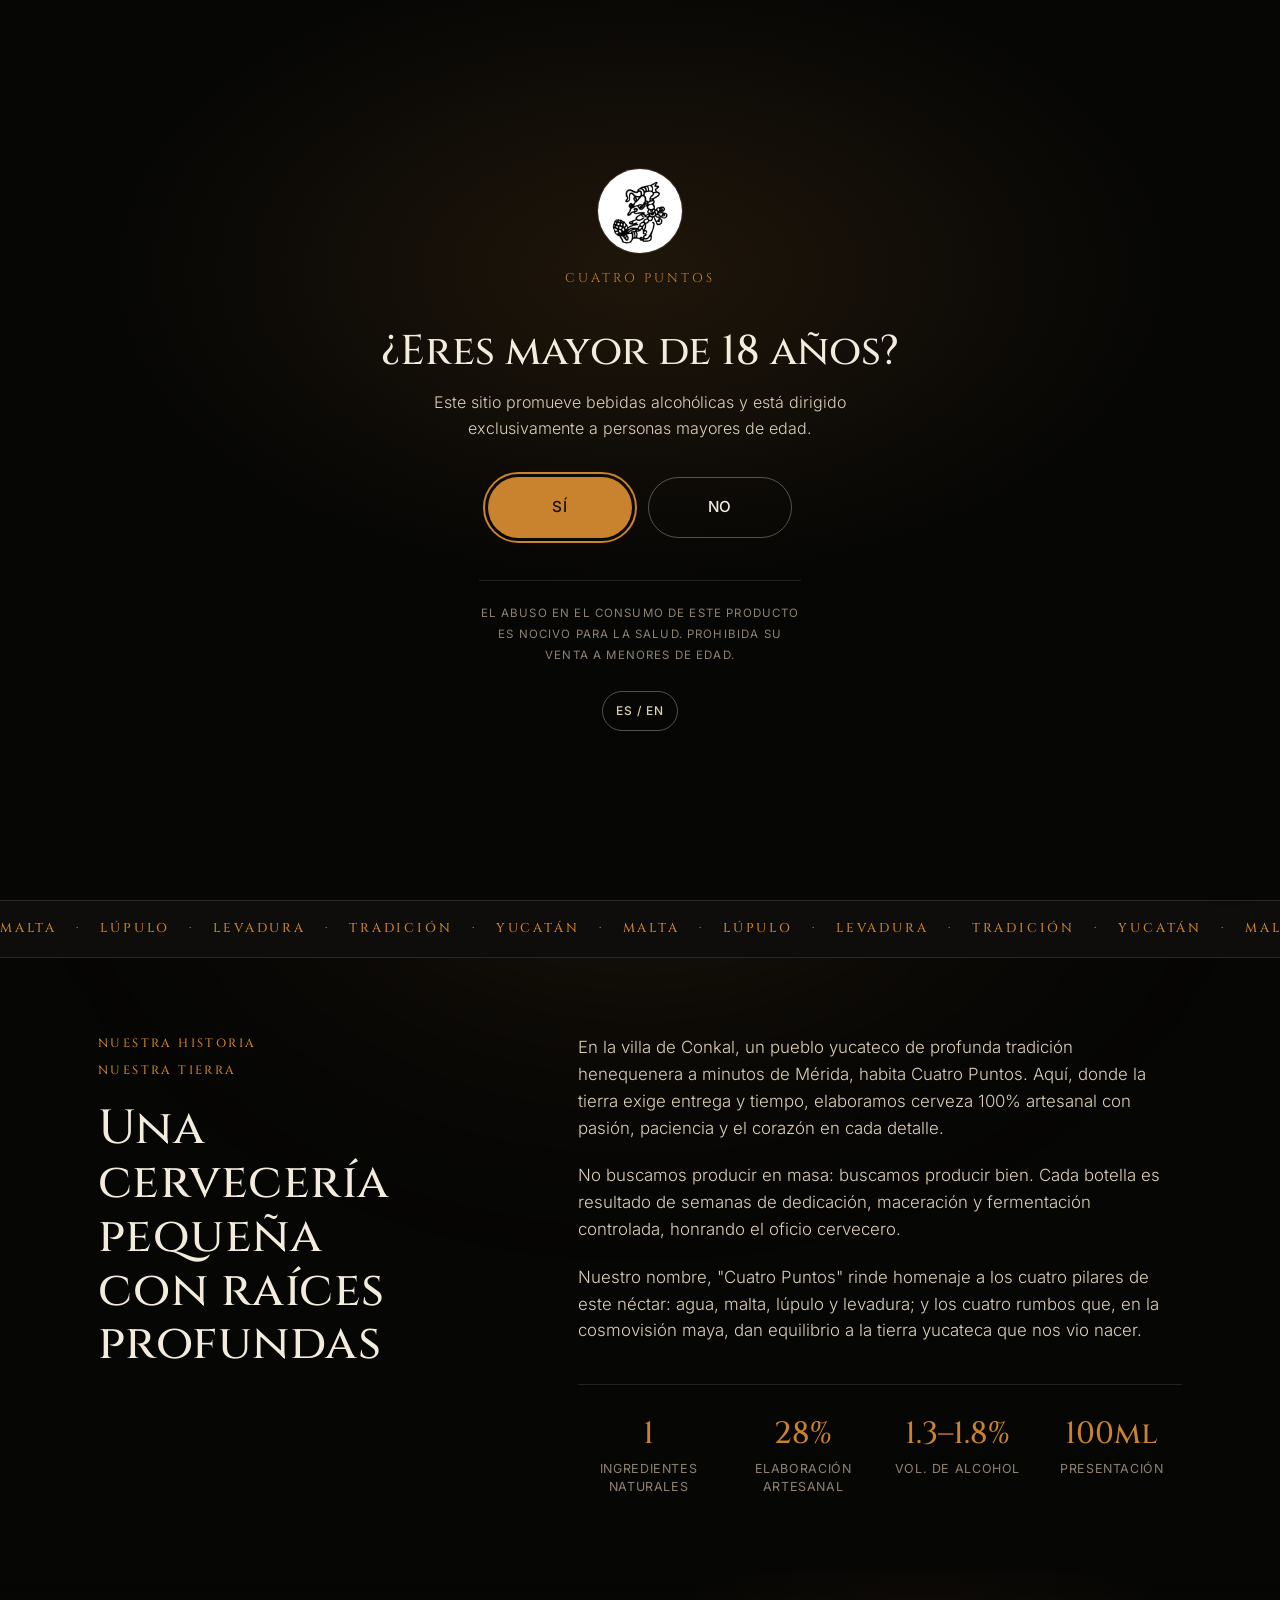
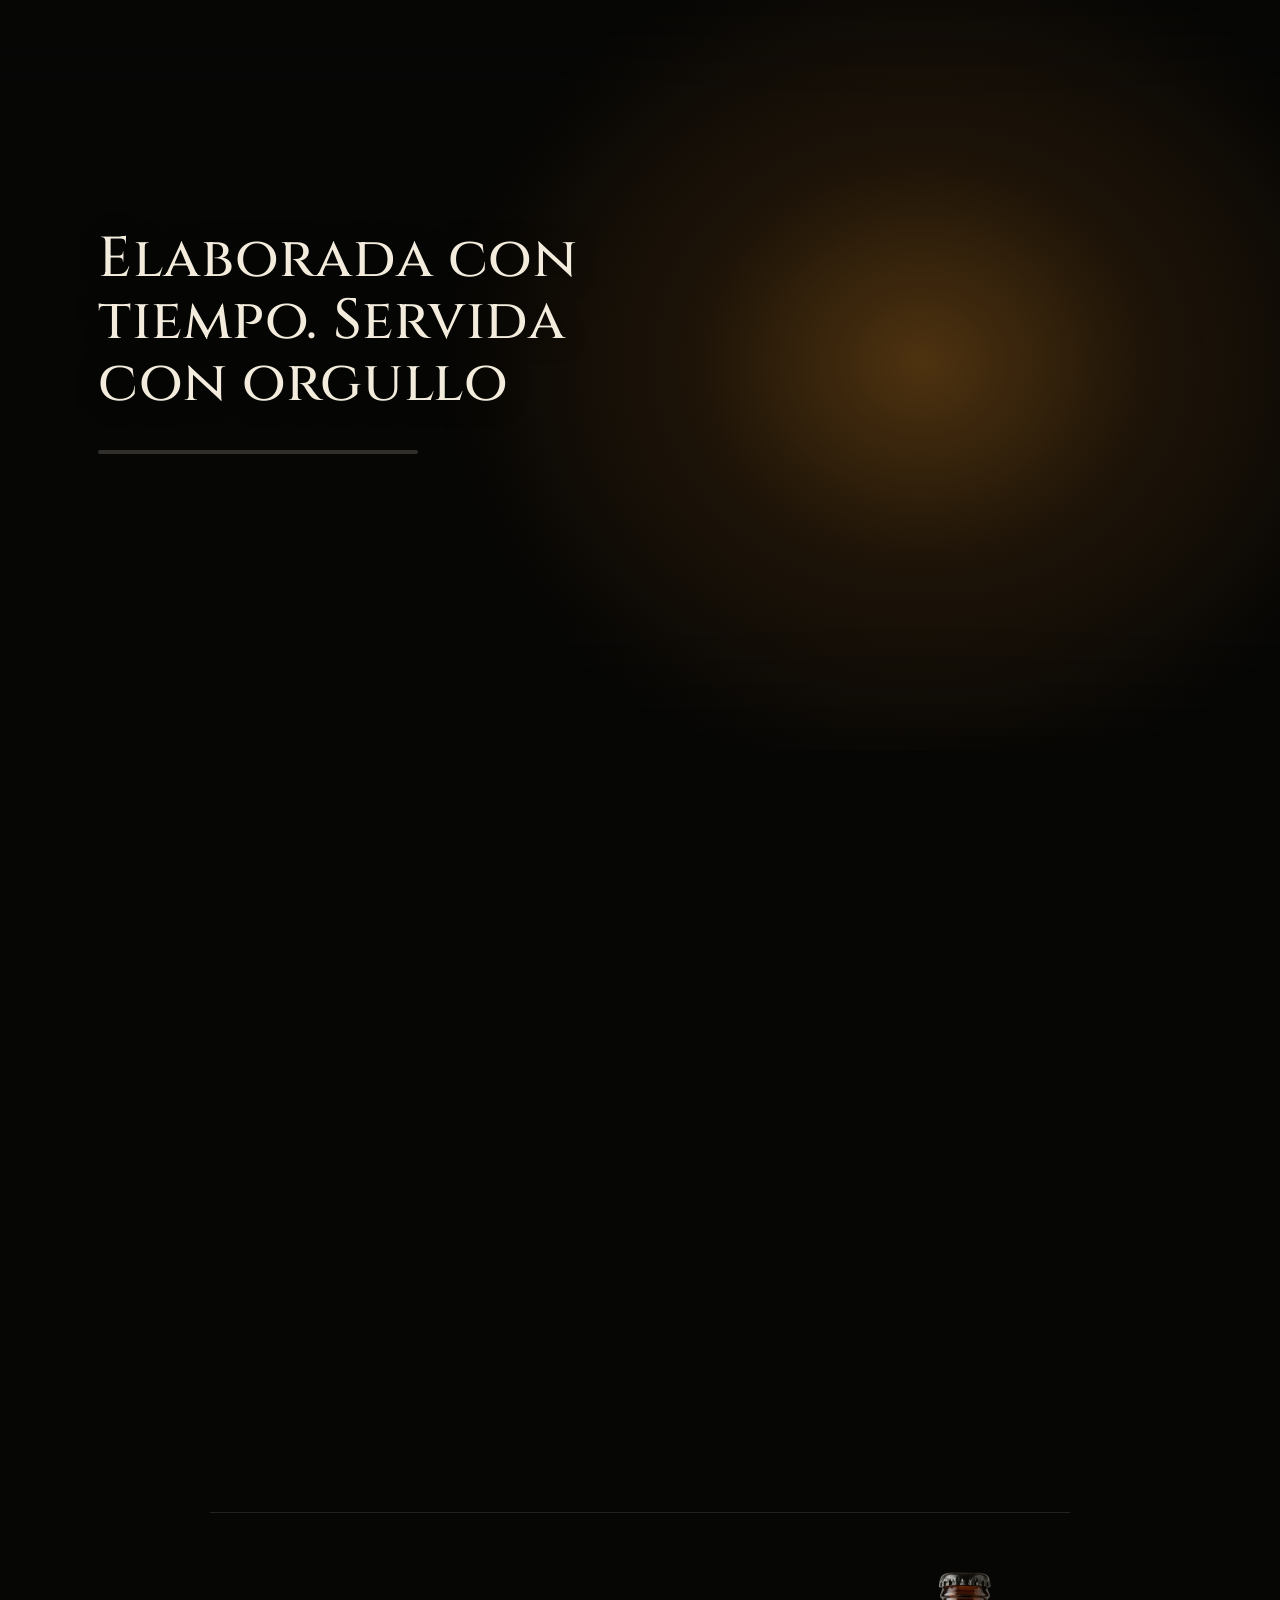
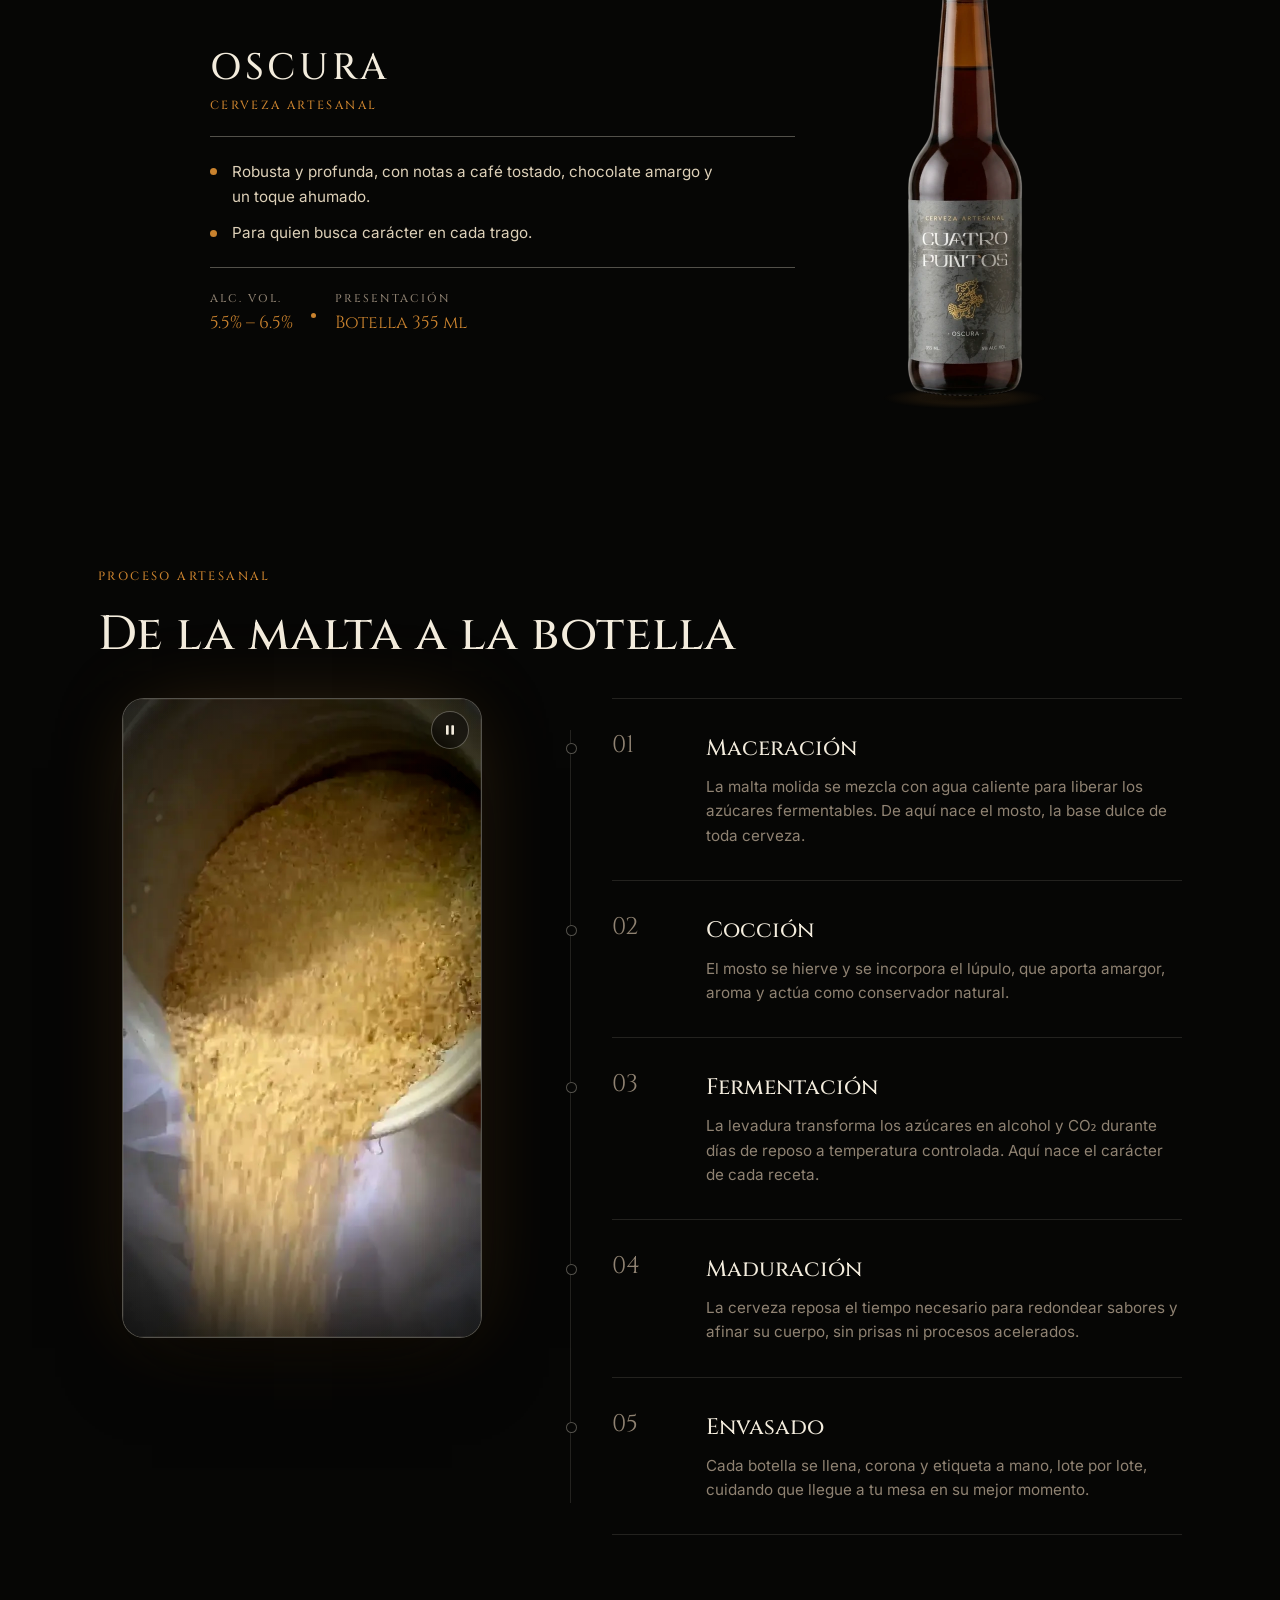
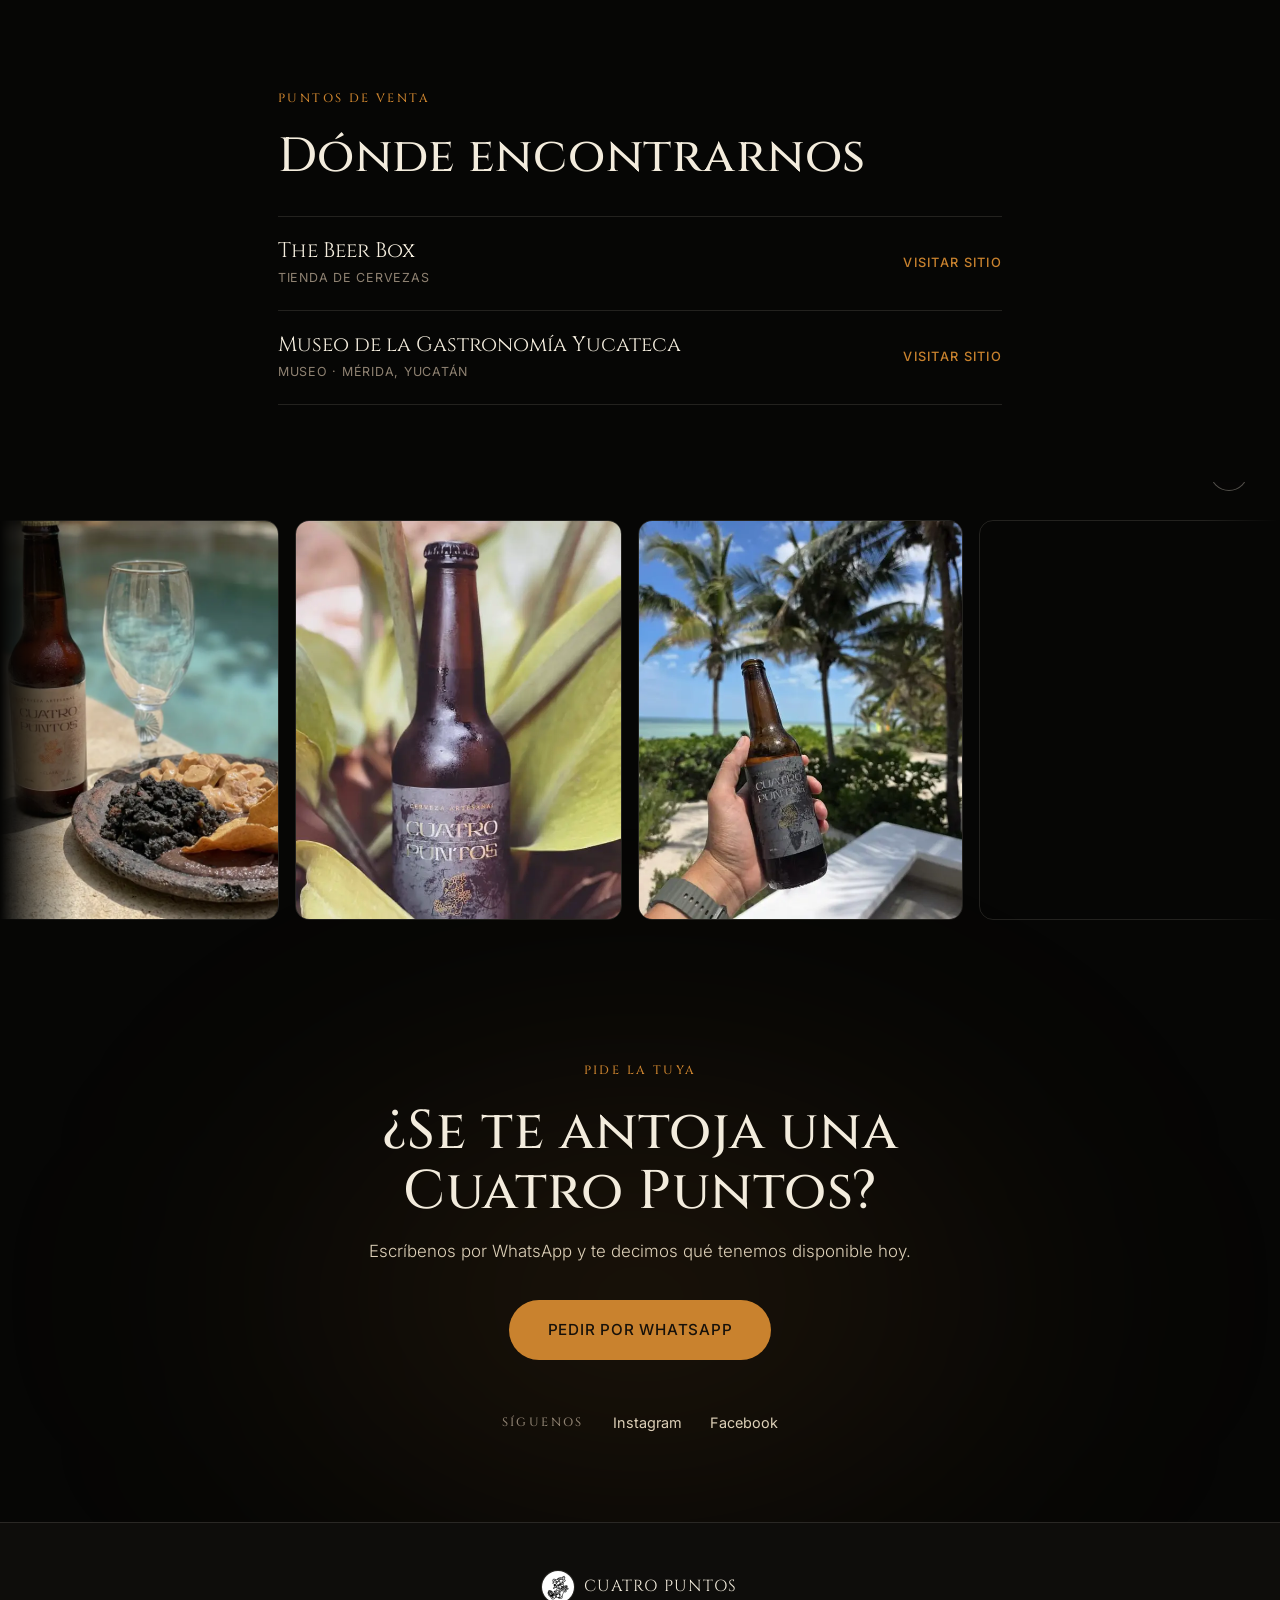
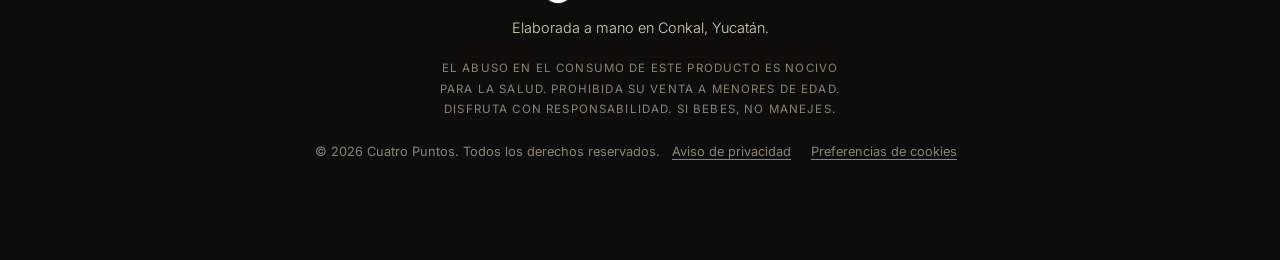
<file: index.html>
<!DOCTYPE html>
<html lang="es" data-lang="es">
<head>
<meta charset="UTF-8" />
<meta name="viewport" content="width=device-width, initial-scale=1.0" />
<title>Cuatro Puntos — Cervecería Artesanal · Conkal, Yucatán</title>
<meta name="description" content="Cuatro Puntos: cervecería artesanal en Conkal, Yucatán. Cerveza elaborada con métodos tradicionales — Clara y Oscura. Pide la tuya por WhatsApp." />

<meta name="theme-color" content="#060605" />
<meta property="og:type" content="website" />
<meta property="og:locale" content="es_MX" />
<meta property="og:title" content="Cuatro Puntos — Cervecería Artesanal · Conkal, Yucatán" />
<meta property="og:description" content="Cerveza artesanal elaborada con métodos tradicionales en Conkal, Yucatán. Clara y Oscura." />

<link rel="icon" href="favicon.ico" sizes="48x48" />
<link rel="icon" href="assets/img/icon-192.png" type="image/png" sizes="192x192" />
<link rel="apple-touch-icon" href="apple-touch-icon.png" />
<link rel="preload" as="image" href="assets/img/hero-foam-poster.jpg" fetchpriority="high" />
<link rel="preload" as="image" href="assets/img/title-cuatro-puntos.png" />

<link rel="preload" as="font" type="font/woff2" href="assets/fonts/cinzel-latin.woff2" crossorigin />
<link rel="preload" as="font" type="font/woff2" href="assets/fonts/inter-latin.woff2" crossorigin />

<script>
document.documentElement.classList.add("js");
try { var t = +localStorage.getItem("cp_age_ok"); if (t && Date.now() - t < 2592e6) document.documentElement.classList.add("age-ok"); } catch (e) {}
</script>
<link rel="stylesheet" href="styles.css?v=20261075" />
</head>
<body>

<a class="skip-link" href="#top" data-i18n="a11y.skip">Saltar al contenido</a>

<div class="age-gate" id="age-gate" role="dialog" aria-modal="true" aria-labelledby="age-title" aria-describedby="age-text" data-age-gate>
  <div class="age-gate-inner">
    <span class="age-logo"><img src="assets/img/logo-badge.png" alt="Cuatro Puntos" width="512" height="512" /></span>
    <p class="age-brand">Cuatro Puntos</p>

    <div class="age-ask" data-age-ask>
      <p class="age-title" id="age-title" data-i18n="age.title">¿Eres mayor de 18 años?</p>
      <p class="age-text" id="age-text" data-i18n="age.text">Este sitio promueve bebidas alcohólicas y está dirigido exclusivamente a personas mayores de edad.</p>
      <div class="age-actions">
        <button class="btn btn-primary btn-lg" type="button" data-age-yes data-i18n="age.yes">Sí</button>
        <button class="btn btn-ghost btn-lg" type="button" data-age-no data-i18n="age.no">No</button>
      </div>
    </div>

    <div class="age-denied" data-age-denied tabindex="-1" role="alert">
      <p class="age-denied-text" data-i18n="age.denied">Lo sentimos. Para acceder a este sitio debes ser mayor de 18 años.</p>
      <button class="btn btn-ghost" type="button" data-age-back data-i18n="age.back">Volver</button>
    </div>

    <p class="age-legal"><span data-i18n="legal.abuse">El abuso en el consumo de este producto es nocivo para la salud.</span> <span data-i18n="legal.minors">Prohibida su venta a menores de edad.</span></p>
    <button class="lang-toggle" data-lang-toggle type="button" aria-label="Cambiar idioma / Switch language">ES / EN</button>
  </div>
</div>

<div class="cursor" data-cursor aria-hidden="true">
  <div class="cursor-dot"></div>
  <div class="cursor-ring"></div>
</div>

<div class="splash" data-splash aria-hidden="true">
  <div class="splash-mark">
    <img src="assets/img/logo-badge.png" alt="" width="512" height="512" />
  </div>
</div>

<header class="nav" data-nav>
  <a href="#top" class="nav-brand">
    <span class="nav-logo"><img src="assets/img/logo-badge.png" alt="" width="512" height="512" /></span>
    <img class="nav-title" src="assets/img/title-cuatro-puntos-linea.png" alt="Cuatro Puntos" width="3024" height="200" decoding="async" />
  </a>

  <nav class="nav-links" id="site-menu" data-nav-links>
    <a href="#historia" data-i18n="nav.historia">Historia</a>
    <a href="#variedades" data-i18n="nav.variedades">Variedades</a>
    <a href="#proceso" data-i18n="nav.proceso">Proceso</a>
    <a href="#donde" data-i18n="nav.donde">Encuéntranos</a>
    <a href="#contacto" data-i18n="nav.contacto">Contacto</a>
  </nav>

  <div class="nav-actions">
    <button class="lang-toggle" data-lang-toggle type="button" aria-label="Cambiar idioma / Switch language">ES / EN</button>
    <a class="btn btn-primary btn-sm" data-whatsapp-link target="_blank" rel="noopener">
      <span data-i18n="hero.ctaPrimary">Pedir por WhatsApp</span>
    </a>
  </div>

  <button class="nav-burger" data-burger type="button" aria-label="Abrir menú" aria-expanded="false" aria-controls="site-menu">
    <span></span><span></span><span></span>
  </button>
</header>

<main id="top" tabindex="-1">

  <!-- HERO -->
  <section class="hero" id="hero">
    <div class="hero-bg" data-hero-bg aria-hidden="true">
      <video class="hero-video" data-hero-video data-src="assets/video/hero-foam.mp4" poster="assets/img/hero-foam-poster.jpg"
             muted loop playsinline preload="none" tabindex="-1" disablepictureinpicture disableremoteplayback></video>
      <div class="hero-bg-tint"></div>
    </div>
    <div class="hero-inner reveal" data-reveal>
      <p class="kicker" data-i18n="hero.kicker">Cervecería Artesanal · Conkal, Yucatán</p>
      <h1 class="hero-title"><img src="assets/img/title-cuatro-puntos.png" alt="Cuatro Puntos" width="1488" height="544" decoding="async" fetchpriority="high" /></h1>
      <p class="hero-sub" data-i18n="hero.sub">Cerveza 100% artesanal elaborada con pasión, conciencia y el tiempo que merece, en el corazón de Yucatán.</p>
      <div class="hero-actions">
        <a class="btn btn-primary" data-whatsapp-link target="_blank" rel="noopener">
          <span data-i18n="hero.ctaPrimary">Pedir por WhatsApp</span>
        </a>
        <a class="btn btn-ghost" href="#variedades" data-i18n="hero.ctaSecondary">Ver variedades</a>
      </div>
    </div>
    <div class="hero-scroll-cue" aria-hidden="true"><span></span></div>
    <button type="button" class="motion-btn motion-btn-hero" data-motion-toggle="hero" aria-pressed="false" aria-label="Pausar video de fondo"><svg class="i-pause" viewBox="0 0 24 24" aria-hidden="true"><rect x="6" y="5" width="4" height="14" rx="1"/><rect x="14" y="5" width="4" height="14" rx="1"/></svg><svg class="i-play" viewBox="0 0 24 24" aria-hidden="true"><path d="M8 5l11 7-11 7z"/></svg></button>
  </section>

  <!-- MARQUEE -->
  <div class="marquee" aria-hidden="true">
    <div class="marquee-track" data-marquee-track>
      <span>MALTA</span><span>·</span><span>LÚPULO</span><span>·</span><span>LEVADURA</span><span>·</span><span>TRADICIÓN</span><span>·</span><span>YUCATÁN</span><span>·</span>
      <span>MALTA</span><span>·</span><span>LÚPULO</span><span>·</span><span>LEVADURA</span><span>·</span><span>TRADICIÓN</span><span>·</span><span>YUCATÁN</span><span>·</span>
      <span>MALTA</span><span>·</span><span>LÚPULO</span><span>·</span><span>LEVADURA</span><span>·</span><span>TRADICIÓN</span><span>·</span><span>YUCATÁN</span><span>·</span>
      <span>MALTA</span><span>·</span><span>LÚPULO</span><span>·</span><span>LEVADURA</span><span>·</span><span>TRADICIÓN</span><span>·</span><span>YUCATÁN</span><span>·</span>
      <span>MALTA</span><span>·</span><span>LÚPULO</span><span>·</span><span>LEVADURA</span><span>·</span><span>TRADICIÓN</span><span>·</span><span>YUCATÁN</span><span>·</span>
      <span>MALTA</span><span>·</span><span>LÚPULO</span><span>·</span><span>LEVADURA</span><span>·</span><span>TRADICIÓN</span><span>·</span><span>YUCATÁN</span><span>·</span>
      <span>MALTA</span><span>·</span><span>LÚPULO</span><span>·</span><span>LEVADURA</span><span>·</span><span>TRADICIÓN</span><span>·</span><span>YUCATÁN</span><span>·</span>
      <span>MALTA</span><span>·</span><span>LÚPULO</span><span>·</span><span>LEVADURA</span><span>·</span><span>TRADICIÓN</span><span>·</span><span>YUCATÁN</span><span>·</span>
      <span>MALTA</span><span>·</span><span>LÚPULO</span><span>·</span><span>LEVADURA</span><span>·</span><span>TRADICIÓN</span><span>·</span><span>YUCATÁN</span><span>·</span>
      <span>MALTA</span><span>·</span><span>LÚPULO</span><span>·</span><span>LEVADURA</span><span>·</span><span>TRADICIÓN</span><span>·</span><span>YUCATÁN</span><span>·</span>
      <span>MALTA</span><span>·</span><span>LÚPULO</span><span>·</span><span>LEVADURA</span><span>·</span><span>TRADICIÓN</span><span>·</span><span>YUCATÁN</span><span>·</span>
      <span>MALTA</span><span>·</span><span>LÚPULO</span><span>·</span><span>LEVADURA</span><span>·</span><span>TRADICIÓN</span><span>·</span><span>YUCATÁN</span><span>·</span>
      <span>MALTA</span><span>·</span><span>LÚPULO</span><span>·</span><span>LEVADURA</span><span>·</span><span>TRADICIÓN</span><span>·</span><span>YUCATÁN</span><span>·</span>
      <span>MALTA</span><span>·</span><span>LÚPULO</span><span>·</span><span>LEVADURA</span><span>·</span><span>TRADICIÓN</span><span>·</span><span>YUCATÁN</span><span>·</span>
      <span>MALTA</span><span>·</span><span>LÚPULO</span><span>·</span><span>LEVADURA</span><span>·</span><span>TRADICIÓN</span><span>·</span><span>YUCATÁN</span><span>·</span>
      <span>MALTA</span><span>·</span><span>LÚPULO</span><span>·</span><span>LEVADURA</span><span>·</span><span>TRADICIÓN</span><span>·</span><span>YUCATÁN</span><span>·</span>
      <span>MALTA</span><span>·</span><span>LÚPULO</span><span>·</span><span>LEVADURA</span><span>·</span><span>TRADICIÓN</span><span>·</span><span>YUCATÁN</span><span>·</span>
      <span>MALTA</span><span>·</span><span>LÚPULO</span><span>·</span><span>LEVADURA</span><span>·</span><span>TRADICIÓN</span><span>·</span><span>YUCATÁN</span><span>·</span>
      <span>MALTA</span><span>·</span><span>LÚPULO</span><span>·</span><span>LEVADURA</span><span>·</span><span>TRADICIÓN</span><span>·</span><span>YUCATÁN</span><span>·</span>
      <span>MALTA</span><span>·</span><span>LÚPULO</span><span>·</span><span>LEVADURA</span><span>·</span><span>TRADICIÓN</span><span>·</span><span>YUCATÁN</span><span>·</span>
    </div>
  </div>

  <!-- HISTORIA -->
  <section class="section historia" id="historia">
    <div class="section-halo" aria-hidden="true"></div>
    <div class="container historia-grid">
      <div class="historia-side reveal" data-reveal>
        <p class="kicker kicker-stack"><span data-i18n="historia.kicker">Nuestra historia</span><span data-i18n="historia.kicker2">Nuestra tierra</span></p>
        <h2 class="section-title" data-i18n="historia.title">Una cervecería pequeña con raíces profundas</h2>
      </div>
      <div class="historia-body">
        <p class="body-text reveal" data-reveal data-i18n="historia.p1">En la villa de Conkal, un pueblo yucateco de profunda tradición henequenera a minutos de Mérida, habita Cuatro Puntos. Aquí, donde la tierra exige entrega y tiempo, elaboramos cerveza 100% artesanal con pasión, paciencia y el corazón en cada detalle.</p>
        <p class="body-text reveal" data-reveal data-i18n="historia.p2">No buscamos producir en masa: buscamos producir bien. Cada botella es resultado de semanas de dedicación, maceración y fermentación controlada, honrando el oficio cervecero.</p>
        <p class="body-text reveal" data-reveal data-i18n="historia.p3">Nuestro nombre, "Cuatro Puntos" rinde homenaje a los cuatro pilares de este néctar: agua, malta, lúpulo y levadura; y los cuatro rumbos que, en la cosmovisión maya, dan equilibrio a la tierra yucateca que nos vio nacer.</p>

        <div class="stats-row" data-stats>
          <div class="stat reveal" data-reveal>
            <span class="stat-num" data-count-to="4">0</span>
            <span class="stat-label" data-i18n="historia.stat1">Ingredientes naturales</span>
          </div>
          <div class="stat reveal" data-reveal>
            <span class="stat-num"><span data-count-to="100">0</span>%</span>
            <span class="stat-label" data-i18n="historia.stat2">Elaboración artesanal</span>
          </div>
          <div class="stat reveal" data-reveal>
            <span class="stat-num"><span data-count-to="4.5" data-decimals="1">0</span>–<span data-count-to="6.5" data-decimals="1">0</span>%</span>
            <span class="stat-label" data-i18n="historia.stat3">Vol. de alcohol</span>
          </div>
          <div class="stat reveal" data-reveal>
            <span class="stat-num"><span data-count-to="355">0</span>ml</span>
            <span class="stat-label" data-i18n="historia.stat4">Presentación</span>
          </div>
        </div>
      </div>
    </div>
  </section>

  <!-- POUR / SIGNATURE EFFECT -->
  <section class="pour" id="pour">
    <div class="pour-glow" aria-hidden="true"></div>
    <div class="pour-grid">
      <div class="pour-inner">
        <p class="kicker kicker-light reveal" data-reveal data-i18n="pour.kicker">El detalle</p>
        <h2 class="pour-title" data-i18n="pour.title">Elaborada con tiempo.<br>Servida con orgullo</h2>
        <div class="pour-gauge" aria-hidden="true">
          <div class="pour-gauge-fill" data-pour-fill></div>
        </div>
        <p class="pour-sub reveal" data-reveal data-i18n="pour.sub">Sin prisas, sin atajos. Solo cuatro ingredientes y la paciencia de dejar que la fermentación haga su trabajo.</p>
      </div>
      <div class="pour-visual reveal" data-reveal>
        <img src="assets/img/detalle-clara.webp" alt="Botella de cerveza Clara de Cuatro Puntos sobre un círculo de maltas y lúpulos" width="896" height="1200" loading="lazy" decoding="async" />
      </div>
    </div>
  </section>

  <!-- VARIEDADES -->
  <section class="section variedades" id="variedades">
    <div class="container">
      <div class="section-head reveal" data-reveal>
        <p class="kicker" data-i18n="variedades.kicker">Nuestras cervezas</p>
        <h2 class="section-title" data-i18n="variedades.title">Caracteres que nos definen</h2>
      </div>

      <div class="variety-list">
        <article class="variety" data-reveal>
          <div class="variety-bottle">
            <img src="assets/img/clara-botella.webp" alt="Botella de cerveza artesanal Cuatro Puntos Clara" width="250" height="860" loading="lazy" decoding="async" />
          </div>
          <div class="variety-info">
            <h3 class="v-step">Clara</h3>
            <p class="variety-style v-step" data-i18n="variedades.style">Cerveza artesanal</p>
            <span class="v-rule" aria-hidden="true"></span>
            <ul class="variety-notes">
              <li class="v-step" data-i18n="variedades.item1.n1">Cuerpo medio y color cobrizo, con notas a caramelo tostado equilibradas con un lúpulo cítrico.</li>
              <li class="v-step" data-i18n="variedades.item1.n2">Compleja sin dejar de ser refrescante y fácil de beber.</li>
            </ul>
            <span class="v-rule" aria-hidden="true"></span>
            <dl class="variety-specs">
              <div class="v-step"><dt data-i18n="variedades.abvLabel">Alc. vol.</dt><dd><span data-count-to="4.5" data-decimals="1" data-duration="1800">4.5</span>% – <span data-count-to="5" data-duration="1800">5</span>%</dd></div>
              <div class="v-step"><dt data-i18n="variedades.sizeLabel">Presentación</dt><dd data-i18n="variedades.format">Botella 355 ml</dd></div>
            </dl>
          </div>
        </article>

        <article class="variety" data-reveal>
          <div class="variety-bottle">
            <img src="assets/img/oscura-botella.webp" alt="Botella de cerveza artesanal Cuatro Puntos Oscura" width="250" height="860" loading="lazy" decoding="async" />
          </div>
          <div class="variety-info">
            <h3 class="v-step">Oscura</h3>
            <p class="variety-style v-step" data-i18n="variedades.style">Cerveza artesanal</p>
            <span class="v-rule" aria-hidden="true"></span>
            <ul class="variety-notes">
              <li class="v-step" data-i18n="variedades.item2.n1">Robusta y profunda, con notas a café tostado, chocolate amargo y un toque ahumado.</li>
              <li class="v-step" data-i18n="variedades.item2.n2">Para quien busca carácter en cada trago.</li>
            </ul>
            <span class="v-rule" aria-hidden="true"></span>
            <dl class="variety-specs">
              <div class="v-step"><dt data-i18n="variedades.abvLabel">Alc. vol.</dt><dd><span data-count-to="5.5" data-decimals="1" data-duration="1800">5.5</span>% – <span data-count-to="6.5" data-decimals="1" data-duration="1800">6.5</span>%</dd></div>
              <div class="v-step"><dt data-i18n="variedades.sizeLabel">Presentación</dt><dd data-i18n="variedades.format">Botella 355 ml</dd></div>
            </dl>
          </div>
        </article>
      </div>
    </div>
  </section>

  <!-- PROCESO -->
  <section class="section proceso" id="proceso">
    <div class="container">
      <div class="section-head reveal" data-reveal>
        <p class="kicker" data-i18n="proceso.kicker">Proceso artesanal</p>
        <h2 class="section-title" data-i18n="proceso.title">De la malta a la botella</h2>
      </div>

      <div class="proceso-layout">
      <figure class="proceso-media reveal" data-reveal>
        <div class="proceso-frame">
          <video class="proceso-video" data-proceso-video data-src="assets/video/proceso.mp4" poster="assets/img/proceso-poster.webp" muted loop playsinline preload="none" disablepictureinpicture aria-label="Proceso artesanal: molienda, maceración y cocción" width="576" height="1024"></video>
          <span class="proceso-vignette" aria-hidden="true"></span>
          <button type="button" class="motion-btn motion-btn-frame" data-motion-toggle="proceso" aria-pressed="false" aria-label="Pausar video"><svg class="i-pause" viewBox="0 0 24 24" aria-hidden="true"><rect x="6" y="5" width="4" height="14" rx="1"/><rect x="14" y="5" width="4" height="14" rx="1"/></svg><svg class="i-play" viewBox="0 0 24 24" aria-hidden="true"><path d="M8 5l11 7-11 7z"/></svg></button>
        </div>
      </figure>
      <ol class="steps" data-steps>
        <li class="step reveal" data-reveal>
          <span class="step-n">01</span>
          <div class="step-body">
            <h3 data-i18n="proceso.step1.name">Maceración</h3>
            <p data-i18n="proceso.step1.desc">La malta molida se mezcla con agua caliente para liberar los azúcares fermentables. De aquí nace el mosto, la base dulce de toda cerveza.</p>
          </div>
        </li>
        <li class="step reveal" data-reveal>
          <span class="step-n">02</span>
          <div class="step-body">
            <h3 data-i18n="proceso.step2.name">Cocción</h3>
            <p data-i18n="proceso.step2.desc">El mosto se hierve y se incorpora el lúpulo, que aporta amargor, aroma y actúa como conservador natural.</p>
          </div>
        </li>
        <li class="step reveal" data-reveal>
          <span class="step-n">03</span>
          <div class="step-body">
            <h3 data-i18n="proceso.step3.name">Fermentación</h3>
            <p data-i18n="proceso.step3.desc">La levadura transforma los azúcares en alcohol y CO₂ durante días de reposo a temperatura controlada. Aquí nace el carácter de cada receta.</p>
          </div>
        </li>
        <li class="step reveal" data-reveal>
          <span class="step-n">04</span>
          <div class="step-body">
            <h3 data-i18n="proceso.step4.name">Maduración</h3>
            <p data-i18n="proceso.step4.desc">La cerveza reposa el tiempo necesario para redondear sabores y afinar su cuerpo, sin prisas ni procesos acelerados.</p>
          </div>
        </li>
        <li class="step reveal" data-reveal>
          <span class="step-n">05</span>
          <div class="step-body">
            <h3 data-i18n="proceso.step5.name">Envasado</h3>
            <p data-i18n="proceso.step5.desc">Cada botella se llena, corona y etiqueta a mano, lote por lote, cuidando que llegue a tu mesa en su mejor momento.</p>
          </div>
        </li>
      </ol>
      </div>
    </div>
  </section>

  <!-- DONDE ENCONTRARNOS -->
  <section class="section donde" id="donde">
    <div class="container donde-grid">
      <div class="donde-text reveal" data-reveal>
        <p class="kicker" data-i18n="donde.kicker">Puntos de venta</p>
        <h2 class="section-title" data-i18n="donde.title">Dónde encontrarnos</h2>

        <ul class="venues">
          <li>
            <a class="venue" href="https://www.thebeerbox.com/" target="_blank" rel="noopener noreferrer">
              <span class="venue-info">
                <span class="venue-name">The Beer Box</span>
                <span class="venue-meta" data-i18n="donde.venue1.meta">Tienda de cervezas</span>
              </span>
              <span class="venue-go" data-i18n="donde.visit">Visitar sitio</span>
            </a>
          </li>
          <li>
            <a class="venue" href="https://mugy.com.mx/" target="_blank" rel="noopener noreferrer">
              <span class="venue-info">
                <span class="venue-name">Museo de la Gastronomía Yucateca</span>
                <span class="venue-meta" data-i18n="donde.venue2.meta">Museo · Mérida, Yucatán</span>
              </span>
              <span class="venue-go" data-i18n="donde.visit">Visitar sitio</span>
            </a>
          </li>
        </ul>
      </div>
    </div>
  </section>

  <!-- GALERIA / CARRUSEL -->
  <section class="gallery" aria-label="Galería de fotografías" data-gallery>
    <button type="button" class="motion-btn motion-btn-gallery" data-motion-toggle="gallery" aria-pressed="false" aria-label="Pausar carrusel"><svg class="i-pause" viewBox="0 0 24 24" aria-hidden="true"><rect x="6" y="5" width="4" height="14" rx="1"/><rect x="14" y="5" width="4" height="14" rx="1"/></svg><svg class="i-play" viewBox="0 0 24 24" aria-hidden="true"><path d="M8 5l11 7-11 7z"/></svg></button>
    <div class="gallery-viewport" data-gallery-viewport tabindex="0">
      <ul class="gallery-track" data-gallery-track>
        <li class="gallery-item"><img src="assets/img/carrusel/c01.webp" width="675" alt="Botella Cuatro Puntos junto a una copa y botana frente a la alberca" height="900" loading="lazy" decoding="async" /></li>
        <li class="gallery-item"><img src="assets/img/carrusel/c02.webp" width="734" alt="Botella Cuatro Puntos entre hojas tropicales" height="900" loading="lazy" decoding="async" /></li>
        <li class="gallery-item"><img src="assets/img/carrusel/c03.webp" width="731" alt="Botella Cuatro Puntos en mano frente a palmeras y mar" height="900" loading="lazy" decoding="async" /></li>
        <li class="gallery-item"><img src="assets/img/carrusel/c04.webp" width="1200" alt="Cuatro botellas Cuatro Puntos, Oscura y Clara" height="900" loading="lazy" decoding="async" /></li>
        <li class="gallery-item"><img src="assets/img/carrusel/c05.webp" width="675" alt="Botellas Cuatro Puntos sobre una mesa de madera" height="900" loading="lazy" decoding="async" /></li>
        <li class="gallery-item"><img src="assets/img/carrusel/c06.webp" width="675" alt="Cuatro Puntos Oscura servida en copa junto al agua" height="900" loading="lazy" decoding="async" /></li>
        <li class="gallery-item"><img src="assets/img/carrusel/c07.webp" width="768" alt="Botella y copa Cuatro Puntos sobre un tronco" height="900" loading="lazy" decoding="async" /></li>
        <li class="gallery-item"><img src="assets/img/carrusel/c08.webp" width="675" alt="Cuatro Puntos Clara servida en copa de noche" height="900" loading="lazy" decoding="async" /></li>
        <li class="gallery-item"><img src="assets/img/carrusel/c09.webp" width="675" alt="Botella ámbar al atardecer junto a un vaso de cerveza oscura" height="900" loading="lazy" decoding="async" /></li>
        <li class="gallery-item"><img src="assets/img/carrusel/c10.webp" width="1200" alt="Botella Cuatro Puntos con botana junto a la alberca" height="900" loading="lazy" decoding="async" /></li>
              <li class="gallery-item"><img src="assets/img/carrusel/c11.webp" width="672" alt="Mano sosteniendo una botella Cuatro Puntos Oscura frente al mar" height="900" loading="lazy" decoding="async" /></li>
        <li class="gallery-item"><img src="assets/img/carrusel/c12.webp" width="745" alt="Cuatro Puntos Oscura servida en copa junto a la botella frente al muelle" height="900" loading="lazy" decoding="async" /></li>
      </ul>
    </div>
  </section>

  <!-- CONTACTO / CTA -->
  <section class="section contacto" id="contacto">
    <div class="section-halo section-halo-2" aria-hidden="true"></div>
    <div class="container contacto-inner">
      <p class="kicker kicker-light reveal" data-reveal data-i18n="contacto.kicker">Pide la tuya</p>
      <h2 class="contacto-title reveal" data-reveal data-i18n="contacto.title">¿Se te antoja una Cuatro Puntos?</h2>
      <p class="contacto-sub reveal" data-reveal data-i18n="contacto.sub">Escríbenos por WhatsApp y te decimos qué tenemos disponible hoy.</p>
      <a class="btn btn-primary btn-lg reveal" data-reveal data-whatsapp-link target="_blank" rel="noopener">
        <span data-i18n="contacto.ctaWhatsapp">Pedir por WhatsApp</span>
      </a>

      <div class="social-row reveal" data-reveal>
        <span class="social-label" data-i18n="contacto.social">Síguenos</span>
        <a href="https://www.instagram.com/cerveza4puntos" target="_blank" rel="noopener" aria-label="Instagram">Instagram</a>
        <a href="https://www.facebook.com/share/1DaSQEjrCS/" target="_blank" rel="noopener" aria-label="Facebook">Facebook</a>
      </div>
    </div>
  </section>

</main>

<div class="cookie-banner" data-cookie-banner role="dialog" aria-modal="false" aria-labelledby="cookie-title" aria-describedby="cookie-text" hidden>
  <p class="cookie-title" id="cookie-title" data-i18n="cookies.title">Cookies y privacidad</p>
  <p class="cookie-text" id="cookie-text" data-i18n="cookies.text">Usamos cookies analíticas para entender cómo se usa el sitio y mejorarlo. Solo se activan si las aceptas.</p>
  <p class="cookie-more"><a href="aviso-privacidad.html" data-i18n="cookies.more">Aviso de privacidad</a></p>
  <div class="cookie-actions">
    <button type="button" class="cookie-btn cookie-btn-ghost" data-cookie-reject data-i18n="cookies.reject">Rechazar</button>
    <button type="button" class="cookie-btn cookie-btn-primary" data-cookie-accept data-i18n="cookies.accept">Aceptar</button>
  </div>
</div>

<footer class="footer">
  <div class="container footer-inner">
    <div class="footer-brand">
      <span class="nav-logo"><img src="assets/img/logo-badge.png" alt="Cuatro Puntos" width="512" height="512" /></span>
      <span class="nav-word">Cuatro Puntos</span>
    </div>
    <p class="footer-made" data-i18n="footer.made">Elaborada a mano en Conkal, Yucatán.</p>
    <p class="footer-legal"><span data-i18n="legal.abuse">El abuso en el consumo de este producto es nocivo para la salud.</span> <span data-i18n="legal.minors">Prohibida su venta a menores de edad.</span> <span data-i18n="legal.responsible">Disfruta con responsabilidad. Si bebes, no manejes.</span></p>
    <p class="footer-rights">© <span data-year>2026</span> Cuatro Puntos. <span data-i18n="footer.rights">Todos los derechos reservados.</span> <a class="cookie-manage" href="aviso-privacidad.html" data-i18n="footer.privacy">Aviso de privacidad</a> <button type="button" class="cookie-manage" data-cookie-open data-i18n="cookies.manage">Preferencias de cookies</button></p>
  </div>
</footer>

<a class="wa-float" data-whatsapp-link target="_blank" rel="noopener" aria-label="Pedir por WhatsApp">
  <svg viewBox="0 0 32 32" width="26" height="26" fill="currentColor" aria-hidden="true">
    <path d="M16 3C9 3 3.4 8.6 3.4 15.6c0 2.5.7 4.8 1.9 6.8L3 29l6.8-2.2c2 1.1 4.3 1.7 6.6 1.7 7 0 12.6-5.6 12.6-12.6C29 8.6 23 3 16 3zm7.4 17.9c-.3.9-1.7 1.7-2.4 1.8-.6.1-1.4.1-2.2-.1-.5-.2-1.2-.4-2-.8-3.6-1.6-6-5.2-6.2-5.4-.2-.2-1.5-2-1.5-3.8s1-2.7 1.3-3c.3-.3.7-.4 1-.4h.7c.2 0 .5 0 .8.6.3.7 1 2.4 1.1 2.6.1.2.2.4 0 .7-.1.2-.2.4-.4.6-.2.2-.4.5-.6.6-.2.2-.4.4-.2.8.2.4 1 1.6 2.1 2.6 1.4 1.3 2.6 1.7 3 1.9.4.2.6.1.8-.1.2-.2.9-1 1.1-1.4.2-.4.5-.3.8-.2.3.1 2 1 2.4 1.1.4.2.6.3.7.4.1.2.1 1-.2 1.9z"/>
  </svg>
</a>

<script defer src="lib/manifest.js"></script>
<script defer src="main.js?v=20261075"></script>
</body>
</html>
</file>
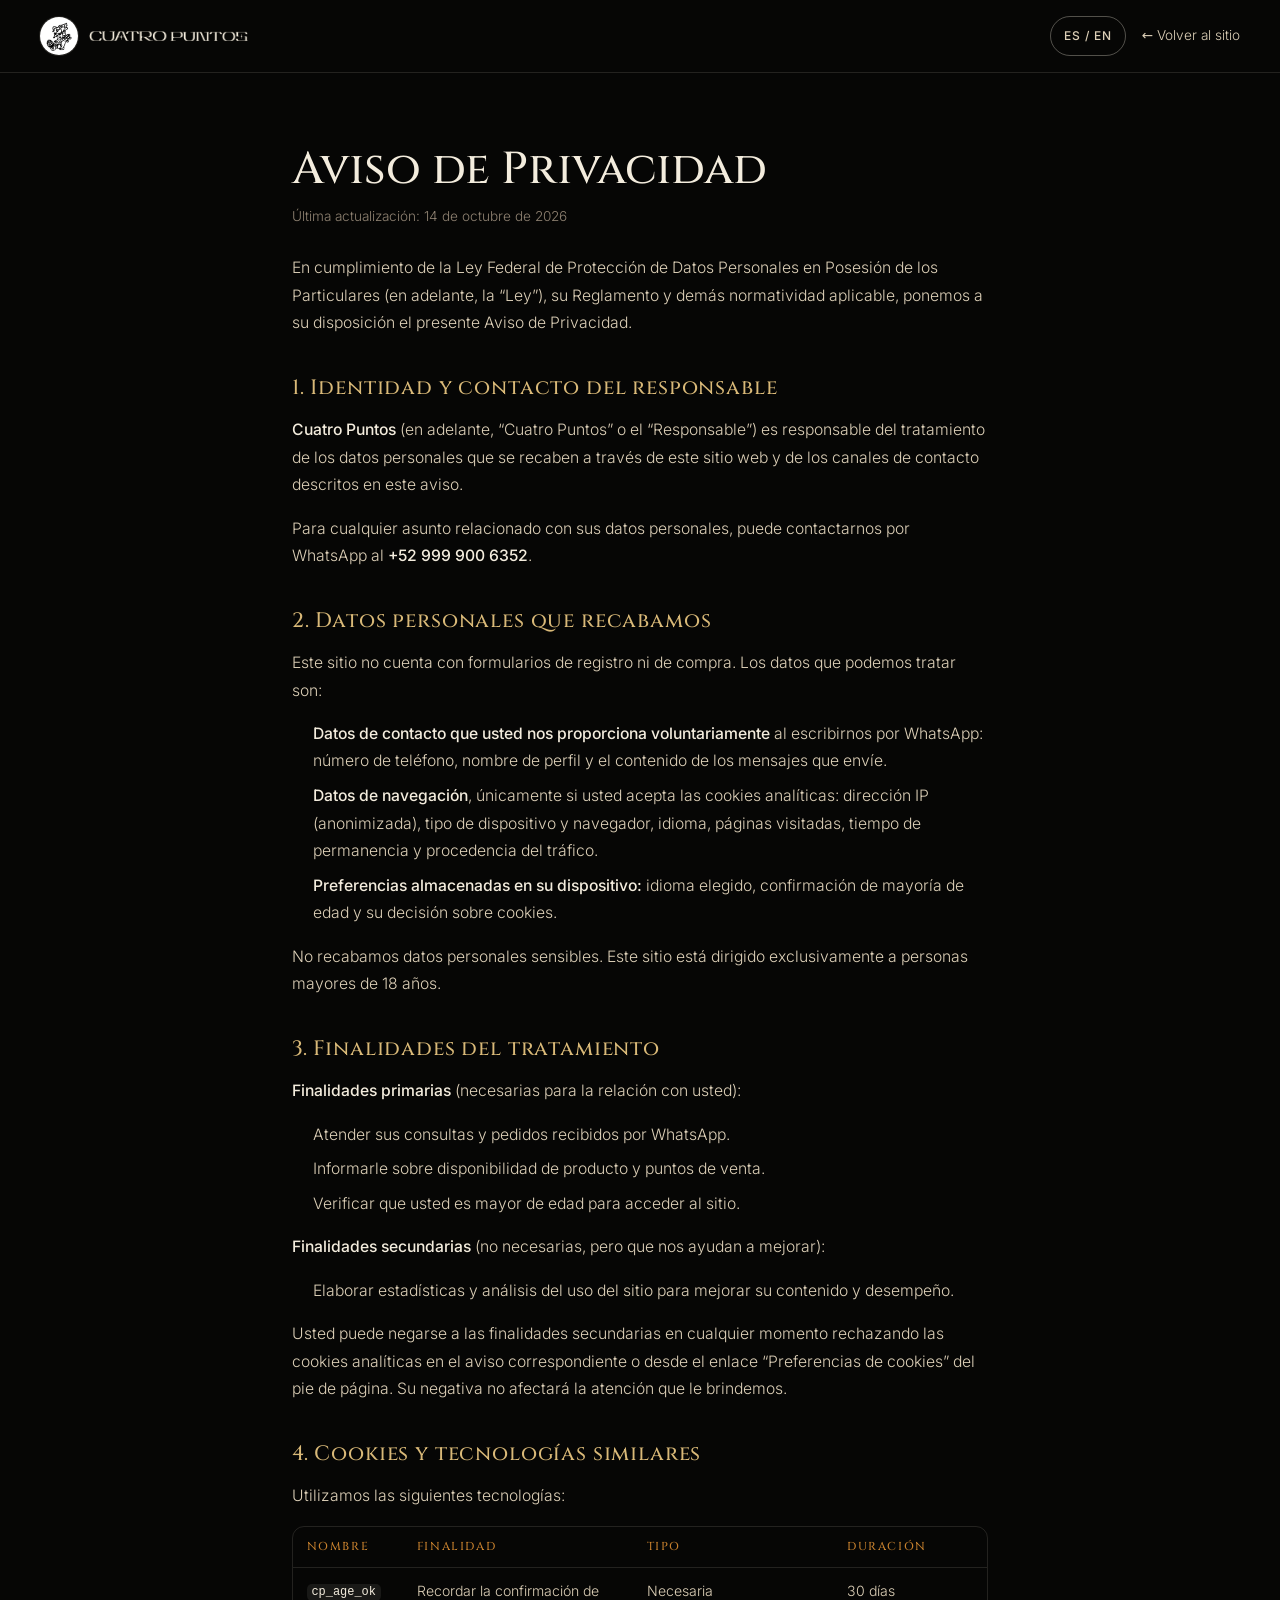
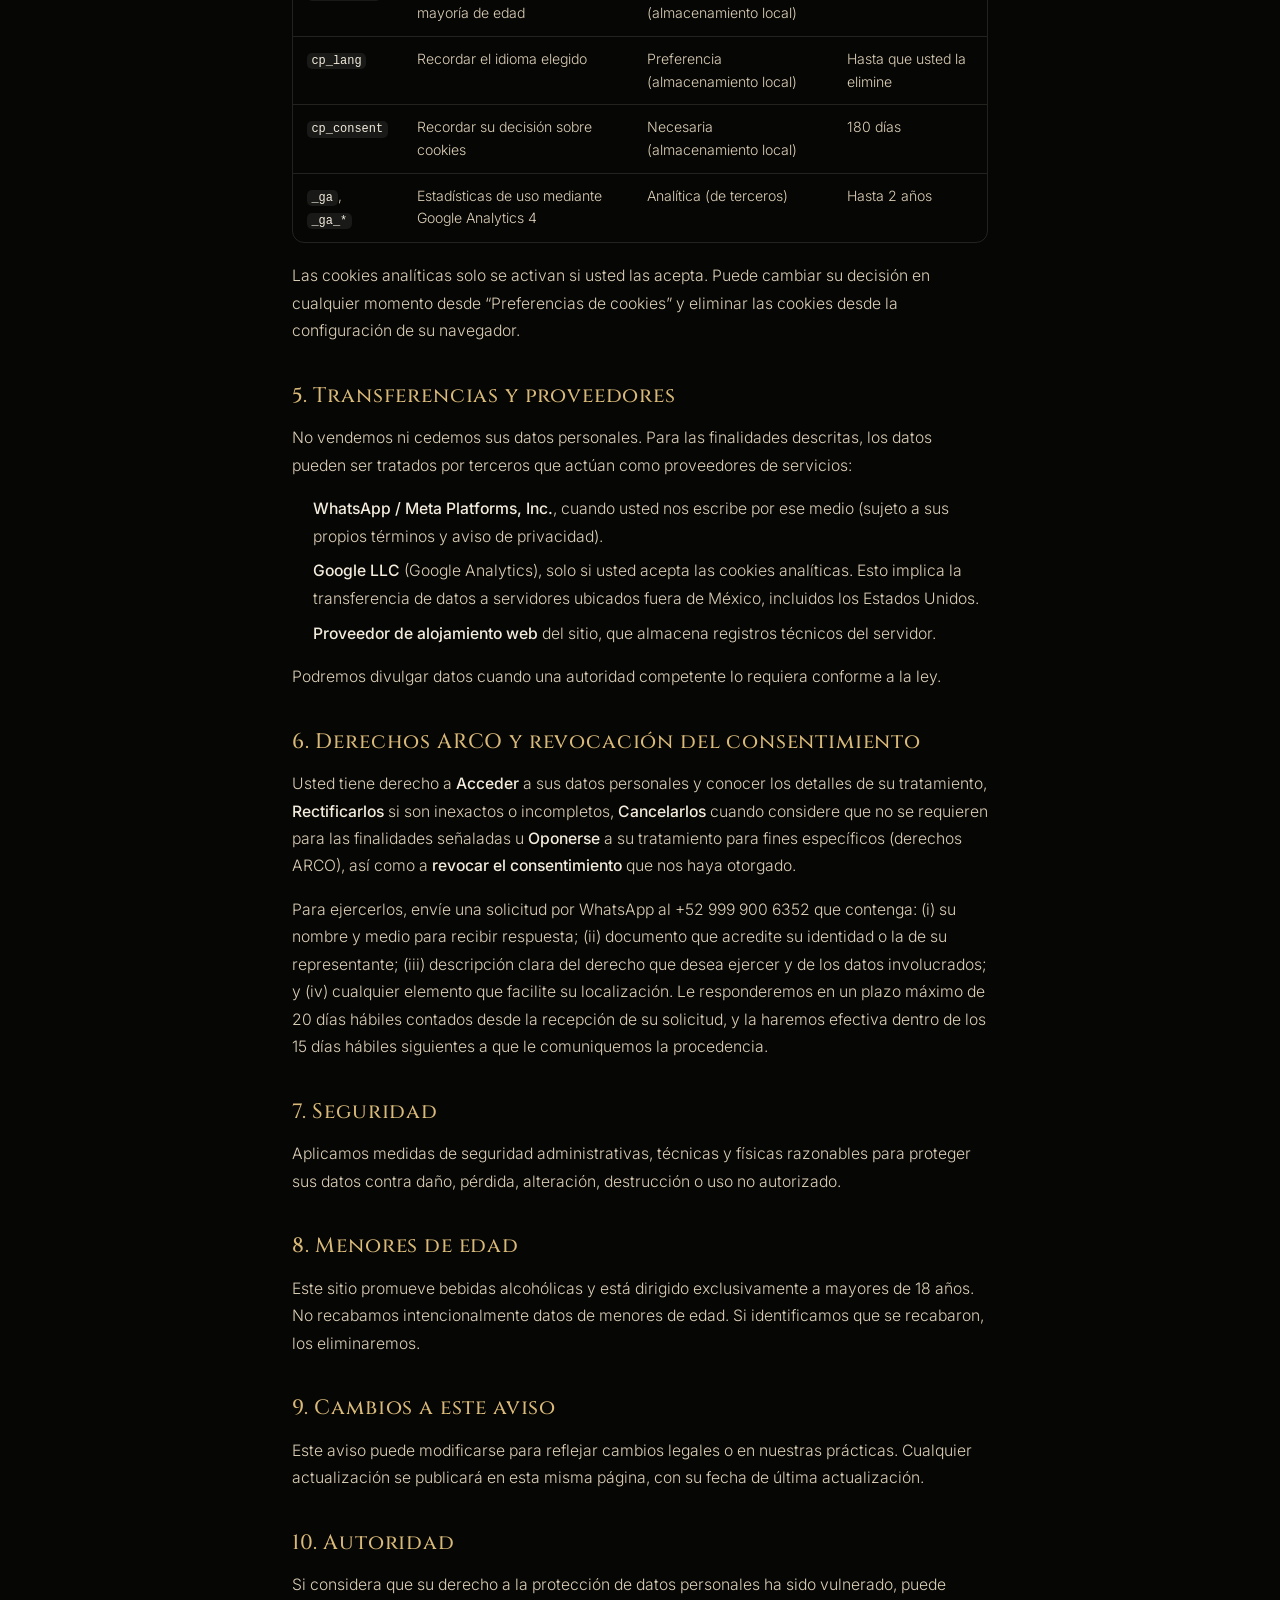
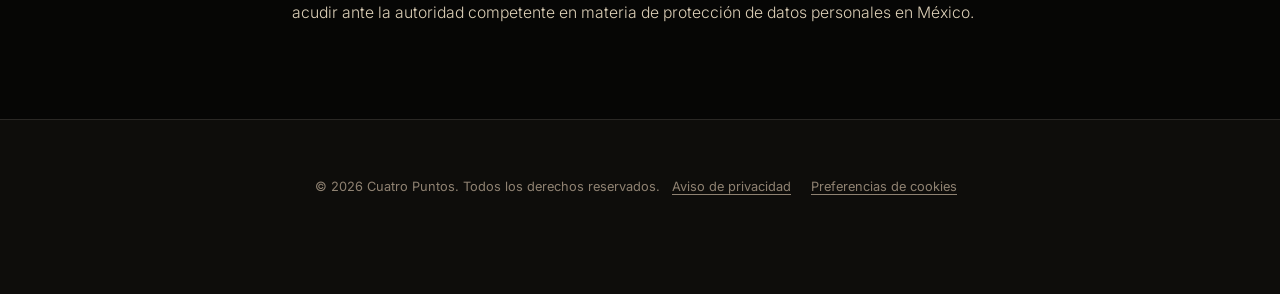
<file: aviso-privacidad.html>
<!DOCTYPE html>
<html lang="es" data-lang="es">
<head>
<meta charset="UTF-8" />
<meta name="viewport" content="width=device-width, initial-scale=1.0" />
<title>Aviso de Privacidad — Cuatro Puntos</title>
<meta name="description" content="Aviso de privacidad y política de cookies de Cuatro Puntos, cervecería artesanal en Conkal, Yucatán." />
<meta name="robots" content="noindex,follow" />
<meta name="theme-color" content="#060605" />
<link rel="icon" href="favicon.ico" sizes="48x48" />
<link rel="icon" href="assets/img/icon-192.png" type="image/png" sizes="192x192" />
<link rel="apple-touch-icon" href="apple-touch-icon.png" />
<link rel="preload" as="font" type="font/woff2" href="assets/fonts/cinzel-latin.woff2" crossorigin />
<link rel="preload" as="font" type="font/woff2" href="assets/fonts/inter-latin.woff2" crossorigin />
<script>
document.documentElement.classList.add("js");
try { var t = +localStorage.getItem("cp_age_ok"); if (t && Date.now() - t < 2592e6) document.documentElement.classList.add("age-ok"); } catch (e) {}
</script>
<link rel="stylesheet" href="styles.css?v=20261075" />
</head>
<body class="legal-body">

<header class="legal-header">
  <a href="index.html" class="nav-brand">
    <span class="nav-logo"><img src="assets/img/logo-badge.png" alt="" width="512" height="512" /></span>
    <img class="nav-title" src="assets/img/title-cuatro-puntos-linea.png" alt="Cuatro Puntos" width="3024" height="200" decoding="async" />
  </a>
  <div class="legal-actions">
    <button class="lang-toggle" data-lang-toggle type="button" aria-label="Cambiar idioma / Switch language">ES / EN</button>
    <a class="legal-back" href="index.html"><span class="l-es">← Volver al sitio</span><span class="l-en">← Back to site</span></a>
  </div>
</header>

<main class="legal-main">
  <article class="legal-doc l-es" lang="es">
<h1>Aviso de Privacidad</h1>
<p class="legal-meta">Última actualización: 14 de octubre de 2026</p>
<p>En cumplimiento de la Ley Federal de Protección de Datos Personales en Posesión de los Particulares (en adelante, la “Ley”), su Reglamento y demás normatividad aplicable, ponemos a su disposición el presente Aviso de Privacidad.</p>

<h2>1. Identidad y contacto del responsable</h2>
<p><strong>Cuatro Puntos</strong> (en adelante, “Cuatro Puntos” o el “Responsable”) es responsable del tratamiento de los datos personales que se recaben a través de este sitio web y de los canales de contacto descritos en este aviso.</p>
<p>Para cualquier asunto relacionado con sus datos personales, puede contactarnos por WhatsApp al <strong>+52 999 900 6352</strong>.</p>

<h2>2. Datos personales que recabamos</h2>
<p>Este sitio no cuenta con formularios de registro ni de compra. Los datos que podemos tratar son:</p>
<ul>
  <li><strong>Datos de contacto que usted nos proporciona voluntariamente</strong> al escribirnos por WhatsApp: número de teléfono, nombre de perfil y el contenido de los mensajes que envíe.</li>
  <li><strong>Datos de navegación</strong>, únicamente si usted acepta las cookies analíticas: dirección IP (anonimizada), tipo de dispositivo y navegador, idioma, páginas visitadas, tiempo de permanencia y procedencia del tráfico.</li>
  <li><strong>Preferencias almacenadas en su dispositivo:</strong> idioma elegido, confirmación de mayoría de edad y su decisión sobre cookies.</li>
</ul>
<p>No recabamos datos personales sensibles. Este sitio está dirigido exclusivamente a personas mayores de 18 años.</p>

<h2>3. Finalidades del tratamiento</h2>
<p><strong>Finalidades primarias</strong> (necesarias para la relación con usted):</p>
<ul>
  <li>Atender sus consultas y pedidos recibidos por WhatsApp.</li>
  <li>Informarle sobre disponibilidad de producto y puntos de venta.</li>
  <li>Verificar que usted es mayor de edad para acceder al sitio.</li>
</ul>
<p><strong>Finalidades secundarias</strong> (no necesarias, pero que nos ayudan a mejorar):</p>
<ul>
  <li>Elaborar estadísticas y análisis del uso del sitio para mejorar su contenido y desempeño.</li>
</ul>
<p>Usted puede negarse a las finalidades secundarias en cualquier momento rechazando las cookies analíticas en el aviso correspondiente o desde el enlace “Preferencias de cookies” del pie de página. Su negativa no afectará la atención que le brindemos.</p>

<h2>4. Cookies y tecnologías similares</h2>
<p>Utilizamos las siguientes tecnologías:</p>
<div class="legal-table-wrap"><table class="legal-table">
  <thead><tr><th>Nombre</th><th>Finalidad</th><th>Tipo</th><th>Duración</th></tr></thead>
  <tbody>
    <tr><td><code>cp_age_ok</code></td><td>Recordar la confirmación de mayoría de edad</td><td>Necesaria (almacenamiento local)</td><td>30 días</td></tr>
    <tr><td><code>cp_lang</code></td><td>Recordar el idioma elegido</td><td>Preferencia (almacenamiento local)</td><td>Hasta que usted la elimine</td></tr>
    <tr><td><code>cp_consent</code></td><td>Recordar su decisión sobre cookies</td><td>Necesaria (almacenamiento local)</td><td>180 días</td></tr>
    <tr><td><code>_ga</code>, <code>_ga_*</code></td><td>Estadísticas de uso mediante Google Analytics 4</td><td>Analítica (de terceros)</td><td>Hasta 2 años</td></tr>
  </tbody>
</table></div>
<p>Las cookies analíticas solo se activan si usted las acepta. Puede cambiar su decisión en cualquier momento desde “Preferencias de cookies” y eliminar las cookies desde la configuración de su navegador.</p>

<h2>5. Transferencias y proveedores</h2>
<p>No vendemos ni cedemos sus datos personales. Para las finalidades descritas, los datos pueden ser tratados por terceros que actúan como proveedores de servicios:</p>
<ul>
  <li><strong>WhatsApp / Meta Platforms, Inc.</strong>, cuando usted nos escribe por ese medio (sujeto a sus propios términos y aviso de privacidad).</li>
  <li><strong>Google LLC</strong> (Google Analytics), solo si usted acepta las cookies analíticas. Esto implica la transferencia de datos a servidores ubicados fuera de México, incluidos los Estados Unidos.</li>
  <li><strong>Proveedor de alojamiento web</strong> del sitio, que almacena registros técnicos del servidor.</li>
</ul>
<p>Podremos divulgar datos cuando una autoridad competente lo requiera conforme a la ley.</p>

<h2>6. Derechos ARCO y revocación del consentimiento</h2>
<p>Usted tiene derecho a <strong>Acceder</strong> a sus datos personales y conocer los detalles de su tratamiento, <strong>Rectificarlos</strong> si son inexactos o incompletos, <strong>Cancelarlos</strong> cuando considere que no se requieren para las finalidades señaladas u <strong>Oponerse</strong> a su tratamiento para fines específicos (derechos ARCO), así como a <strong>revocar el consentimiento</strong> que nos haya otorgado.</p>
<p>Para ejercerlos, envíe una solicitud por WhatsApp al +52 999 900 6352 que contenga: (i) su nombre y medio para recibir respuesta; (ii) documento que acredite su identidad o la de su representante; (iii) descripción clara del derecho que desea ejercer y de los datos involucrados; y (iv) cualquier elemento que facilite su localización. Le responderemos en un plazo máximo de 20 días hábiles contados desde la recepción de su solicitud, y la haremos efectiva dentro de los 15 días hábiles siguientes a que le comuniquemos la procedencia.</p>

<h2>7. Seguridad</h2>
<p>Aplicamos medidas de seguridad administrativas, técnicas y físicas razonables para proteger sus datos contra daño, pérdida, alteración, destrucción o uso no autorizado.</p>

<h2>8. Menores de edad</h2>
<p>Este sitio promueve bebidas alcohólicas y está dirigido exclusivamente a mayores de 18 años. No recabamos intencionalmente datos de menores de edad. Si identificamos que se recabaron, los eliminaremos.</p>

<h2>9. Cambios a este aviso</h2>
<p>Este aviso puede modificarse para reflejar cambios legales o en nuestras prácticas. Cualquier actualización se publicará en esta misma página, con su fecha de última actualización.</p>

<h2>10. Autoridad</h2>
<p>Si considera que su derecho a la protección de datos personales ha sido vulnerado, puede acudir ante la autoridad competente en materia de protección de datos personales en México.</p>
</article>
  <article class="legal-doc l-en" lang="en">
<h1>Privacy Notice</h1>
<p class="legal-meta">Last updated: October 14, 2026</p>
<p>In compliance with Mexico’s Federal Law on the Protection of Personal Data Held by Private Parties (the “Law”), its Regulations and other applicable rules, we provide this Privacy Notice.</p>

<h2>1. Identity and contact of the data controller</h2>
<p><strong>Cuatro Puntos</strong> (“Cuatro Puntos” or the “Controller”) is responsible for processing the personal data collected through this website and the contact channels described in this notice.</p>
<p>For any matter related to your personal data, you may contact us on WhatsApp at <strong>+52 999 900 6352</strong>.</p>

<h2>2. Personal data we collect</h2>
<p>This website has no registration or checkout forms. The data we may process are:</p>
<ul>
  <li><strong>Contact data you voluntarily provide</strong> when messaging us on WhatsApp: phone number, profile name and the content of your messages.</li>
  <li><strong>Browsing data</strong>, only if you accept analytics cookies: IP address (anonymized), device and browser type, language, pages viewed, time spent and traffic source.</li>
  <li><strong>Preferences stored on your device:</strong> chosen language, age confirmation and your cookie decision.</li>
</ul>
<p>We do not collect sensitive personal data. This website is intended exclusively for people aged 18 or over.</p>

<h2>3. Purposes of processing</h2>
<p><strong>Primary purposes</strong> (necessary for our relationship with you):</p>
<ul>
  <li>Handling your inquiries and orders received via WhatsApp.</li>
  <li>Informing you about product availability and points of sale.</li>
  <li>Verifying that you are of legal age to access the site.</li>
</ul>
<p><strong>Secondary purposes</strong> (not necessary, but they help us improve):</p>
<ul>
  <li>Producing statistics and analysis of site usage to improve its content and performance.</li>
</ul>
<p>You may object to secondary purposes at any time by declining analytics cookies in the cookie notice or via the “Cookie preferences” link in the footer. Declining will not affect the service we provide you.</p>

<h2>4. Cookies and similar technologies</h2>
<p>We use the following technologies:</p>
<div class="legal-table-wrap"><table class="legal-table">
  <thead><tr><th>Name</th><th>Purpose</th><th>Type</th><th>Duration</th></tr></thead>
  <tbody>
    <tr><td><code>cp_age_ok</code></td><td>Remember the age confirmation</td><td>Necessary (local storage)</td><td>30 days</td></tr>
    <tr><td><code>cp_lang</code></td><td>Remember the chosen language</td><td>Preference (local storage)</td><td>Until you delete it</td></tr>
    <tr><td><code>cp_consent</code></td><td>Remember your cookie decision</td><td>Necessary (local storage)</td><td>180 days</td></tr>
    <tr><td><code>_ga</code>, <code>_ga_*</code></td><td>Usage statistics through Google Analytics 4</td><td>Analytics (third party)</td><td>Up to 2 years</td></tr>
  </tbody>
</table></div>
<p>Analytics cookies are only enabled if you accept them. You can change your decision at any time from “Cookie preferences” and delete cookies from your browser settings.</p>

<h2>5. Transfers and providers</h2>
<p>We do not sell or assign your personal data. For the purposes described, data may be processed by third parties acting as service providers:</p>
<ul>
  <li><strong>WhatsApp / Meta Platforms, Inc.</strong>, when you contact us through that channel (subject to their own terms and privacy notice).</li>
  <li><strong>Google LLC</strong> (Google Analytics), only if you accept analytics cookies. This involves transferring data to servers located outside Mexico, including the United States.</li>
  <li><strong>Web hosting provider</strong>, which stores technical server logs.</li>
</ul>
<p>We may disclose data when required by a competent authority under the law.</p>

<h2>6. ARCO rights and withdrawal of consent</h2>
<p>You have the right to <strong>Access</strong> your personal data and know how it is processed, to <strong>Rectify</strong> it if inaccurate or incomplete, to <strong>Cancel</strong> it when you consider it is not needed for the stated purposes, and to <strong>Object</strong> to its processing for specific purposes (ARCO rights), as well as to <strong>withdraw the consent</strong> you have given us.</p>
<p>To exercise them, send a request via WhatsApp to +52 999 900 6352 containing: (i) your name and a means to reply; (ii) a document proving your identity or that of your representative; (iii) a clear description of the right you wish to exercise and the data concerned; and (iv) any element that helps locate the data. We will reply within 20 business days of receiving your request and, if it is granted, carry it out within 15 business days after notifying you.</p>

<h2>7. Security</h2>
<p>We apply reasonable administrative, technical and physical security measures to protect your data against damage, loss, alteration, destruction or unauthorized use.</p>

<h2>8. Minors</h2>
<p>This website promotes alcoholic beverages and is intended exclusively for people aged 18 or over. We do not knowingly collect data from minors. If we learn that such data was collected, we will delete it.</p>

<h2>9. Changes to this notice</h2>
<p>This notice may be amended to reflect legal changes or changes in our practices. Any update will be published on this page with its last-updated date.</p>

<h2>10. Authority</h2>
<p>If you believe your right to personal data protection has been infringed, you may go to the competent personal data protection authority in Mexico.</p>
</article>
</main>

<div class="cookie-banner" data-cookie-banner role="dialog" aria-modal="false" aria-labelledby="cookie-title" aria-describedby="cookie-text" hidden>
  <p class="cookie-title" id="cookie-title" data-i18n="cookies.title">Cookies y privacidad</p>
  <p class="cookie-text" id="cookie-text" data-i18n="cookies.text">Usamos cookies analíticas para entender cómo se usa el sitio y mejorarlo. Solo se activan si las aceptas.</p>
  <p class="cookie-more"><a href="aviso-privacidad.html" data-i18n="cookies.more">Aviso de privacidad</a></p>
  <div class="cookie-actions">
    <button type="button" class="cookie-btn cookie-btn-ghost" data-cookie-reject data-i18n="cookies.reject">Rechazar</button>
    <button type="button" class="cookie-btn cookie-btn-primary" data-cookie-accept data-i18n="cookies.accept">Aceptar</button>
  </div>
</div>

<footer class="footer">
  <div class="container footer-inner">
    <p class="footer-rights">© <span data-year>2026</span> Cuatro Puntos. <span data-i18n="footer.rights">Todos los derechos reservados.</span> <a class="cookie-manage" href="aviso-privacidad.html" data-i18n="footer.privacy">Aviso de privacidad</a> <button type="button" class="cookie-manage" data-cookie-open data-i18n="cookies.manage">Preferencias de cookies</button></p>
  </div>
</footer>

<script defer src="lib/manifest.js"></script>
<script defer src="main.js?v=20261075"></script>
</body>
</html>
</file>
<file: styles.css>
/* Fuentes alojadas en el propio sitio (sin Google Fonts) */
@font-face { font-family: "Cinzel"; font-style: normal; font-weight: 400 500; font-display: swap; src: url("assets/fonts/cinzel-latin.woff2") format("woff2"); }
@font-face { font-family: "Inter"; font-style: normal; font-weight: 300 500; font-display: swap; src: url("assets/fonts/inter-latin.woff2") format("woff2"); }

/* ==========================================================================
   Cuatro Puntos — Cervecería Artesanal
   Dark editorial. Type, palette and lockups are taken from the bottle labels:
   Cinzel caps for the wordmark and small tracked labels, amber from the beer,
   gold from the label foil.
   ========================================================================== */

:root {
  --bg:        #060605;
  --bg-rgb:    6 6 5;
  --bg-2:      #0e0d0b;
  --bg-3:      #17150f;
  --cream:     #f3ecdd;
  --cream-2:   #ddd0b8;
  --cream-3:   #8f8272;
  --accent:    #c9822e;
  --accent-2:  #a5631e;
  --accent-ink:#17110a;
  --gold:      #d9b978;
  --wa:        #25d366;
  --line:        rgb(243 236 221 / .12);
  --line-strong: rgb(243 236 221 / .32);

  --font-display: "Cinzel", "Georgia", serif;
  --font-body: "Inter", -apple-system, BlinkMacSystemFont, "Segoe UI", system-ui, sans-serif;

  --radius: 14px;
  --ease-out: cubic-bezier(0.16, 1, 0.3, 1);
  --nav-h: 84px;

  color-scheme: dark;
}

* { box-sizing: border-box; }

html {
  overflow-x: clip;
  scroll-behavior: smooth;
  scroll-padding-top: var(--nav-h);
  scrollbar-color: #2b2720 var(--bg);
  scrollbar-width: thin;
}
@media (prefers-reduced-motion: reduce) {
  html { scroll-behavior: auto; }
}

body {
  margin: 0;
  background: var(--bg);
  color: var(--cream);
  font-family: var(--font-body);
  font-weight: 300;
  line-height: 1.6;
  -webkit-font-smoothing: antialiased;
  -moz-osx-font-smoothing: grayscale;
  text-rendering: optimizeLegibility;
  overflow-x: clip;
}

::selection { background: rgb(201 130 46 / .38); color: var(--cream); }

img { max-width: 100%; display: block; }
a { color: inherit; text-decoration: none; }
ul, ol { margin: 0; padding: 0; list-style: none; }
h1, h2, h3 { margin: 0; font-family: var(--font-display); font-weight: 500; }
p { margin: 0; }
button { font: inherit; background: none; border: none; cursor: pointer; color: inherit; }
main:focus { outline: none; }

:focus-visible { outline: 2px solid var(--accent); outline-offset: 3px; border-radius: 4px; }

.skip-link {
  position: fixed; left: 1rem; top: -4rem; z-index: 2000;
  padding: .75rem 1.2rem; border-radius: 999px;
  background: var(--accent); color: var(--accent-ink);
  font-size: .85rem; font-weight: 500;
  transition: top .2s var(--ease-out);
}
.skip-link:focus { top: 1rem; }

.container {
  max-width: 1180px;
  margin-inline: auto;
  padding-inline: clamp(1.25rem, 4vw, 3rem);
}

/* Small tracked caps, the same voice as "CERVEZA ARTESANAL" on the label */
.kicker, .social-label, .marquee-track span {
  font-family: var(--font-display);
  font-weight: 500;
  text-transform: uppercase;
}

/* ---------- custom cursor ---------- */
.cursor { position: fixed; top: 0; left: 0; z-index: 999; pointer-events: none; opacity: 0; transition: opacity .25s var(--ease-out); }
.cursor.is-ready { opacity: 1; }
.cursor-dot, .cursor-ring { position: fixed; top: 0; left: 0; border-radius: 50%; transform: translate3d(-50%, -50%, 0); }
.cursor-dot { width: 6px; height: 6px; background: var(--accent); }
.cursor-ring { width: 34px; height: 34px; border: 1px solid var(--cream); mix-blend-mode: difference; transition: width .2s var(--ease-out), height .2s var(--ease-out); }
.cursor-ring.is-hover { width: 56px; height: 56px; border-color: var(--accent); }
@media (hover: none), (pointer: coarse) { .cursor { display: none; } }

/* ---------- splash ---------- */
.splash {
  position: fixed; inset: 0; z-index: 1000;
  display: flex; align-items: center; justify-content: center;
  background: var(--bg);
  animation: splashSafety .01s 4.5s forwards;
}
.splash.is-out { opacity: 0; pointer-events: none; transition: opacity .6s var(--ease-out); }
@keyframes splashSafety { to { opacity: 0; pointer-events: none; } }
.splash-mark {
  width: 96px; height: 96px; border-radius: 50%; overflow: hidden;
  box-shadow: 0 0 0 1px var(--line), 0 24px 48px -16px rgb(0 0 0 / .7);
  animation: splashPulse 1.6s ease-in-out infinite;
}
.splash-mark img { display: block; width: 100%; height: 100%; object-fit: cover; }
@keyframes splashPulse { 0%, 100% { transform: scale(.94); opacity: .85; } 50% { transform: scale(1); opacity: 1; } }

/* ---------- nav / footer logo badge ---------- */
.nav-logo {
  display: inline-block; width: 38px; height: 38px; border-radius: 50%; overflow: hidden;
  box-shadow: 0 0 0 1px var(--line);
  flex-shrink: 0;
}
.nav-logo img { display: block; width: 100%; height: 100%; object-fit: cover; }
.footer-brand .nav-logo { width: 32px; height: 32px; }

/* ---------- nav ---------- */
.nav {
  position: fixed; top: 0; left: 0; right: 0; z-index: 100;
  display: flex; align-items: center; justify-content: space-between;
  height: var(--nav-h);
  padding-inline: clamp(1.25rem, 4vw, 3rem);
  background: transparent;
  border-bottom: 1px solid transparent;
  transition: background .4s var(--ease-out), border-color .4s var(--ease-out);
}
.nav.is-solid { background: rgb(var(--bg-rgb) / .88); backdrop-filter: blur(14px); -webkit-backdrop-filter: blur(14px); border-bottom-color: var(--line); }
.nav-brand { display: flex; align-items: center; gap: .6rem; }
.nav-word { font-family: var(--font-display); font-size: 1rem; letter-spacing: .08em; text-transform: uppercase; }
.nav-title { display: block; height: 10px; width: auto; }
@media (min-width: 861px) { .nav-title { height: 10.5px; } }
.nav-links { display: flex; gap: 2rem; }
.nav-links a {
  position: relative; font-size: .82rem; font-weight: 400; letter-spacing: .06em; text-transform: uppercase;
  color: var(--cream-2); padding-block: .6rem;
}
.nav-links a::after {
  content: ""; position: absolute; left: 0; right: 100%; bottom: 0; height: 1px;
  background: var(--accent); transition: right .3s var(--ease-out);
}
.nav-links a:hover { color: var(--cream); }
.nav-links a:hover::after { right: 0; }
.nav-actions { display: flex; align-items: center; gap: 1rem; }
.lang-toggle {
  position: relative;
  font-size: .75rem; font-weight: 500; letter-spacing: .08em;
  color: var(--cream-2); border: 1px solid var(--line-strong); padding: .45rem .8rem; border-radius: 999px;
  transition: color .2s, border-color .2s;
}
.lang-toggle::before { content: ""; position: absolute; inset: -7px; }
.lang-toggle:hover { color: var(--accent); border-color: var(--accent); }
.nav-burger {
  display: none; flex-direction: column; align-items: center; justify-content: center; gap: 5px;
  width: 44px; height: 44px; margin-right: -9px;
}
.nav-burger span { display: block; width: 24px; height: 1px; background: var(--cream); transition: transform .3s var(--ease-out), opacity .3s; }

@media (max-width: 860px) {
  .nav-links { display: none; }
  .nav-actions .btn-sm { display: none; }
  .nav-burger { display: flex; }
}

/* ---------- buttons ---------- */
.btn {
  display: inline-flex; align-items: center; justify-content: center; gap: .5rem;
  padding: .85rem 1.7rem; border-radius: 999px;
  font-size: .85rem; font-weight: 500; letter-spacing: .05em; text-transform: uppercase;
  transition: transform .3s var(--ease-out), box-shadow .3s var(--ease-out), background .3s, border-color .3s, color .3s;
}
.btn-primary { background: var(--accent); color: var(--accent-ink); }
.btn-primary:hover { transform: translateY(-2px); background: #d58c36; box-shadow: 0 14px 24px -14px rgb(0 0 0 / .85); }
.btn-primary:active { transform: translateY(0); }
.btn-ghost { border: 1px solid var(--line-strong); color: var(--cream); }
.btn-ghost:hover { border-color: var(--accent); color: var(--accent); }
.btn-sm { padding: .6rem 1.2rem; font-size: .75rem; }
.btn-lg { padding: 1.1rem 2.4rem; font-size: .95rem; }

/* ---------- hero ---------- */
.hero {
  position: relative;
  min-height: 100vh;
  min-height: 100svh;
  display: flex; align-items: center; justify-content: center;
  overflow: hidden;
  isolation: isolate;
}
/* El clip tiene fondo negro: "screen" deja ver el resplandor ambar detras y mantiene la copa luminosa */
.hero-bg {
  position: absolute; inset: 0; z-index: -2; will-change: transform;
  background: radial-gradient(75% 85% at 50% 40%, #5c3a10 0%, #33200d 40%, #150d05 72%, var(--bg) 100%);
}
/* La copa del clip esta ~1% a la derecha del centro del cuadro: se compensa con --glass-off (1% del ancho renderizado)
   y el zoom crece desde la copa para que quede centrada y mas grande en pantallas horizontales */
.hero-video {
  --glass-off: calc(max(100vw, 177.78svh) * .0105);
  --hero-zoom: 1;
  position: absolute; inset: 0; width: 100%; height: 100%; object-fit: cover; object-position: 50% 50%;
  transform-origin: calc(50% + var(--glass-off)) 8%;
  transform: translateX(calc(var(--glass-off) * -1)) scale(var(--hero-zoom));
  mix-blend-mode: screen; filter: brightness(.7) contrast(1.1) saturate(1.1);
}
@media (min-aspect-ratio: 5/4) { .hero-video { --hero-zoom: 1.3; } }
.hero-bg-tint {
  position: absolute; inset: 0;
  background:
    radial-gradient(60% 50% at 50% 48%, rgb(var(--bg-rgb) / .45), transparent 75%),
    linear-gradient(180deg, rgb(var(--bg-rgb) / .5) 0%, rgb(var(--bg-rgb) / .2) 38%, rgb(var(--bg-rgb) / .45) 72%, rgb(var(--bg-rgb) / .97) 100%);
}
.hero-inner { position: relative; z-index: 1; text-align: center; max-width: 720px; padding-inline: 1.5rem; text-shadow: 0 2px 24px rgb(0 0 0 / .45); will-change: transform, opacity; }
.kicker {
  font-size: .75rem; letter-spacing: .2em; text-wrap: balance;
  color: var(--accent); margin-bottom: 1.4rem; display: block;
}
.kicker-light { color: var(--accent); }
.kicker-stack { display: flex; flex-direction: column; gap: .45rem; }
.hero-title {
  width: clamp(240px, 56vw, 460px); margin-inline: auto; line-height: 0;
  filter: drop-shadow(0 2px 20px rgb(0 0 0 / .45));
}
.hero-title img { display: block; width: 100%; height: auto; }
@media (min-width: 861px) { .hero-title { width: clamp(300px, 27vw, 380px); } }
.hero-sub {
  margin: 1.8rem auto 0; max-width: 46ch;
  font-size: clamp(1rem, 1.6vw, 1.15rem); color: var(--cream-2); font-weight: 300;
}
.hero-actions { margin-top: 2.4rem; display: flex; gap: 1rem; justify-content: center; flex-wrap: wrap; }
.hero-scroll-cue {
  position: absolute; bottom: 2.2rem; left: 50%; transform: translateX(-50%);
  width: 1px; height: 46px; background: var(--line); overflow: hidden;
}
.hero-scroll-cue span { display: block; width: 100%; height: 40%; background: var(--accent); animation: scrollCue 2.2s ease-in-out infinite; }
@keyframes scrollCue { 0% { transform: translateY(-100%); } 100% { transform: translateY(250%); } }

/* ---------- marquee ---------- */
.marquee { border-block: 1px solid var(--line); background: var(--bg-2); overflow: hidden; padding-block: 1.1rem; }
.marquee-track { display: flex; gap: 1.2rem; white-space: nowrap; width: max-content; animation: marqueeScroll 340s linear infinite; }
.marquee-track span { font-size: .8rem; letter-spacing: .22em; color: var(--cream-3); }
.marquee-track span:nth-child(odd) { color: var(--accent); }
.marquee:hover .marquee-track { animation-play-state: paused; }
@keyframes marqueeScroll { from { transform: translateX(0); } to { transform: translateX(-50%); } }

/* ---------- section basics ---------- */
.section { position: relative; padding-block: clamp(3.25rem, 6vw, 5.5rem); }
.section-head { max-width: 640px; margin-bottom: 2.25rem; }
.section-title { font-size: clamp(2rem, 4vw, 3rem); line-height: 1.12; letter-spacing: .01em; text-wrap: balance; }
.body-text { color: var(--cream-2); font-size: 1.05rem; max-width: 62ch; margin-bottom: 1.3rem; }

.section-halo {
  position: absolute; inset: -80% -10% -50% -10%; z-index: -1; pointer-events: none;
  background: radial-gradient(45% 35% at 50% 20%, rgb(201 130 46 / .16), transparent 75%);
  filter: blur(120px);
}
.section-halo-2 { background: radial-gradient(45% 35% at 50% 60%, rgb(201 130 46 / .14), transparent 75%); }

/* ---------- reveal (hidden only while JS is running, so content survives without it) ---------- */
:where(.js) .reveal { opacity: 0; transform: translateY(28px); transition: opacity .9s var(--ease-out), transform .9s var(--ease-out); }
:where(.js) .reveal.is-visible { opacity: 1; transform: translateY(0); }
.reveal[data-split] { opacity: 1; transform: none; }

/* ---------- historia ---------- */
.historia-grid { display: grid; grid-template-columns: .8fr 1.2fr; gap: clamp(2rem, 6vw, 5rem); align-items: start; }
.historia-side { position: sticky; top: calc(var(--nav-h) + 2rem); }
.historia-body { container-type: inline-size; }
.stats-row {
  display: grid; grid-template-columns: repeat(4, minmax(0, 1fr)); align-items: start;
  column-gap: clamp(.75rem, 2.2cqi, 1.5rem);
  margin-top: 2.5rem; padding-top: 2rem; border-top: 1px solid var(--line);
}
.stat { display: flex; flex-direction: column; align-items: center; gap: .55rem; min-width: 0; text-align: center; }
.stat-num {
  font-family: var(--font-display); font-size: clamp(1.4rem, 5.1cqi, 2.1rem);
  line-height: 1.1; white-space: nowrap; color: var(--accent); font-weight: 500; font-variant-numeric: tabular-nums lining-nums;
}
.stat-label { font-size: .78rem; font-weight: 400; letter-spacing: .05em; line-height: 1.45; text-wrap: balance; text-transform: uppercase; color: var(--cream-3); }
@container (max-width: 459px) {
  .stats-row { grid-template-columns: repeat(2, minmax(0, 1fr)); row-gap: 2rem; }
  .stat-num { font-size: 2rem; }
}

@media (max-width: 860px) {
  .historia-grid { grid-template-columns: 1fr; }
  .historia-side { position: static; }
}

/* ---------- pour (signature effect) ---------- */
/* Texto a la izquierda, botella recortada (fondo transparente) a la derecha sobre un resplandor ambar. */
.pour { position: relative; min-height: min(100svh, 760px); display: flex; align-items: center; overflow: hidden; padding: clamp(3rem, 5vw, 4.5rem) 0; }
.pour-glow {
  position: absolute; inset: 0; z-index: 0; pointer-events: none;
  background:
    radial-gradient(38% 55% at 72% 50%, rgb(180 114 31 / .42) 0%, rgb(122 74 20 / .22) 45%, transparent 100%),
    linear-gradient(180deg, var(--bg) 0%, transparent 16%, transparent 84%, var(--bg) 100%);
}
.pour-grid {
  position: relative; z-index: 1; width: 100%; max-width: 1180px; margin-inline: auto; padding-inline: clamp(1.25rem, 5vw, 3rem);
  display: grid; grid-template-columns: minmax(0, 1.05fr) minmax(0, .95fr); align-items: center; gap: clamp(2rem, 5vw, 5rem);
}
.pour-inner { position: relative; text-align: left; max-width: 560px; }
.pour-visual { display: flex; justify-content: center; }
.pour-visual img { display: block; width: auto; height: auto; max-width: 100%; max-height: min(78svh, 760px); filter: drop-shadow(0 28px 40px rgb(0 0 0 / .55)); }
.pour-title { font-size: clamp(2.2rem, 4.4vw, 3.6rem); line-height: 1.1; letter-spacing: .01em; text-wrap: balance; color: var(--cream); text-shadow: 0 2px 22px rgb(0 0 0 / .5); }
.pour-gauge {
  width: min(320px, 70%); height: 4px; margin: 2.2rem 0 0;
  border-radius: 999px; background: rgb(243 236 221 / .18); overflow: hidden;
}
.pour-gauge-fill {
  height: 100%; width: var(--pour-progress, 0%);
  background: linear-gradient(90deg, var(--accent-2), var(--accent), var(--gold));
}
.pour-sub { margin: 1.8rem 0 0; color: var(--cream-2); font-size: 1.05rem; max-width: 44ch; text-shadow: 0 2px 18px rgb(0 0 0 / .5); }
@media (max-width: 760px) {
  .pour { min-height: max(86svh, 560px); padding: 3rem 0; }
  .pour-glow { background: radial-gradient(75% 50% at 50% 55%, rgb(180 114 31 / .4) 0%, rgb(122 74 20 / .2) 55%, transparent 100%), linear-gradient(180deg, var(--bg) 0%, transparent 10%, transparent 90%, var(--bg) 100%); }
  .pour-grid { display: block; position: static; }
  .pour-visual { position: absolute; inset: 0; z-index: 0; display: flex; align-items: center; justify-content: center; pointer-events: none; }
  .pour-visual img { height: 100%; width: auto; max-height: none; max-width: none; object-fit: contain; opacity: .5; }
  .pour-visual::after { content: ""; position: absolute; inset: 0; background: radial-gradient(85% 55% at 40% 45%, rgb(var(--bg-rgb) / .7) 0%, rgb(var(--bg-rgb) / .4) 65%, transparent 100%); }
  .pour-inner { position: relative; z-index: 1; max-width: none; }
}


/* ---------- variedades: ficha tecnica (botella + jerarquia titulo / notas / datos) ---------- */
.variedades .section-head { margin-inline: auto; text-align: center; }
.variety-list { display: flex; flex-direction: column; gap: clamp(2rem, 4.5vw, 3.5rem); max-width: 860px; margin-inline: auto; }
.variety { display: grid; grid-template-columns: minmax(130px, .36fr) minmax(0, 1fr); align-items: center; gap: clamp(1.5rem, 5vw, 4rem); }
.variety + .variety { padding-top: clamp(2rem, 4.5vw, 3.5rem); border-top: 1px solid var(--line); }

/* botella quieta, con sombra de apoyo bajo la base */
.variety-bottle { position: relative; display: flex; justify-content: center; padding-bottom: 14px; }
.variety-bottle img { position: relative; z-index: 1; display: block; width: auto; height: clamp(300px, 36vw, 430px); }
.variety-bottle::after {
  content: ""; position: absolute; left: 50%; bottom: 4px; width: min(78%, 170px); height: 22px; translate: -50% 0;
  background:
    radial-gradient(closest-side, rgb(0 0 0 / .75), transparent 100%),
    radial-gradient(closest-side, rgb(201 130 46 / .22), transparent 100%);
  background-size: 60% 55%, 100% 100%; background-position: center, center; background-repeat: no-repeat;
}

/* jerarquia: titulo > estilo > notas > datos */
.variety-info h3 { font-size: clamp(1.7rem, 3.2vw, 2.3rem); line-height: 1.1; letter-spacing: .1em; text-transform: uppercase; }
.variety-style { margin-top: .45rem; font-family: var(--font-display); font-weight: 500; font-size: .74rem; letter-spacing: .2em; text-transform: uppercase; color: var(--accent); }
.v-rule { display: block; height: 1px; margin-block: 1.35rem; background: var(--line-strong); transform-origin: left center; }
.variety-notes { display: grid; gap: .7rem; }
.variety-notes li { position: relative; padding-left: 1.35rem; color: var(--cream-2); font-size: .95rem; font-weight: 400; line-height: 1.65; max-width: 52ch; }
.variety-notes li::before { content: ""; position: absolute; left: 0; top: .62em; width: 7px; height: 7px; border-radius: 50%; background: var(--accent); }
.variety-specs { display: flex; flex-wrap: wrap; align-items: flex-end; margin: 0; }
.variety-specs > div { position: relative; }
.variety-specs > div + div { margin-left: 2.6rem; }
.variety-specs > div + div::before { content: ""; position: absolute; left: -1.5rem; top: 1.45rem; width: 5px; height: 5px; border-radius: 50%; background: var(--accent); }
.variety-specs dt { margin-bottom: .3rem; font-family: var(--font-display); font-weight: 500; font-size: .7rem; letter-spacing: .18em; text-transform: uppercase; color: var(--cream-3); }
.variety-specs dd { margin: 0; font-family: var(--font-display); font-size: 1.1rem; line-height: 1.25; color: var(--cream); font-variant-numeric: lining-nums; white-space: nowrap; }

/* entrada escalonada de los datos: la botella solo aparece, el resto sube en cascada y las lineas se dibujan */
:where(.js) .variety .variety-bottle { opacity: 0; transition: opacity .9s var(--ease-out); }
:where(.js) .variety .v-step { opacity: 0; transform: translateY(14px); transition: opacity .7s var(--ease-out), transform .7s var(--ease-out); }
:where(.js) .variety .v-rule { transform: scaleX(0); transition: transform 1s var(--ease-out); }
:where(.js) .variety.is-visible .variety-bottle { opacity: 1; }
:where(.js) .variety.is-visible .v-step { opacity: 1; transform: none; }
:where(.js) .variety.is-visible .v-rule { transform: scaleX(1); }
:where(.js) .variety.is-visible h3.v-step { transition-delay: .25s; }
:where(.js) .variety.is-visible .variety-style { transition-delay: .35s; }
:where(.js) .variety.is-visible .v-rule:nth-of-type(1) { transition-delay: .45s; }
:where(.js) .variety.is-visible .variety-notes li:nth-child(1) { transition-delay: .6s; }
:where(.js) .variety.is-visible .variety-notes li:nth-child(2) { transition-delay: .72s; }
:where(.js) .variety.is-visible .variety-notes + .v-rule { transition-delay: .85s; }
:where(.js) .variety.is-visible .variety-specs > div:nth-child(1) { transition-delay: 1s; }
:where(.js) .variety.is-visible .variety-specs > div:nth-child(2) { transition-delay: 1.12s; }

.variety:nth-child(even) { grid-template-columns: minmax(0, 1fr) minmax(130px, .36fr); }
.variety:nth-child(even) .variety-bottle { order: 2; }
.variety-specs dd { color: var(--accent); }
@media (max-width: 760px) {
  .variety { grid-template-columns: minmax(96px, .34fr) minmax(0, 1fr); gap: 1.1rem; }
  .variety:nth-child(even) { grid-template-columns: minmax(0, 1fr) minmax(96px, .34fr); }
  .variety-bottle img { height: clamp(210px, 52vw, 320px); }
}
@media (max-width: 560px) {
  .variety { gap: .9rem; }
  .variety-bottle img { height: clamp(190px, 56vw, 250px); }
  .variety-info h3 { font-size: 1.25rem; }
  .variety-style { font-size: .72rem; letter-spacing: .14em; }
  .variety-notes { gap: .5rem; }
  .variety-notes li { font-size: .8rem; line-height: 1.5; padding-left: 1rem; }
  .variety-notes li::before { width: 5px; height: 5px; }
  .variety-specs { gap: .7rem 1.2rem; }
  .variety-specs dt { font-size: .68rem; letter-spacing: .1em; }
  .variety-specs dd { font-size: .9rem; }
  .variety-specs > div + div { margin-left: 0; }
  .variety-specs > div + div::before { display: none; }
}
@media (prefers-reduced-motion: reduce) {
  :where(.js) .variety .v-step { transform: none; }
  :where(.js) .variety .v-rule { transform: none; }
}

/* ---------- galeria / carrusel ---------- */
.gallery { padding-block: clamp(1.5rem, 3vw, 2.5rem) clamp(2.5rem, 5vw, 4rem); overflow: hidden; }
.gallery-viewport { overflow-x: auto; overflow-y: hidden; scrollbar-width: none; -webkit-overflow-scrolling: touch; outline-offset: -2px;
  mask-image: linear-gradient(90deg, transparent, #000 6%, #000 94%, transparent); }
.gallery-viewport::-webkit-scrollbar { display: none; }
.gallery-viewport { cursor: grab; touch-action: pan-x pan-y; }
.gallery-viewport.is-dragging { cursor: grabbing; user-select: none; }
.gallery-item img { user-select: none; -webkit-user-drag: none; }
.gallery-track { display: flex; gap: clamp(.6rem, 1.4vw, 1rem); width: max-content; margin: 0; padding: 0; list-style: none; }
.gallery-item { flex: none; }
.gallery-item img { display: block; height: clamp(230px, 34vw, 400px); width: auto; border-radius: 14px; border: 1px solid var(--line); }

/* ---------- proceso ---------- */
.proceso-layout { display: grid; grid-template-columns: minmax(0, .8fr) minmax(0, 1.2fr); gap: clamp(2rem, 5vw, 4.5rem); align-items: start; }
.proceso-media { position: sticky; top: 96px; margin: 0; }
.proceso-frame {
  position: relative; aspect-ratio: 9 / 16; max-height: min(74svh, 640px); margin-inline: auto; border-radius: 22px; overflow: hidden; isolation: isolate;
  background: #0b0a08; border: 1px solid var(--line-strong);
  box-shadow: 0 40px 80px -30px rgb(0 0 0 / .8), 0 0 90px -20px rgb(201 130 46 / .28);
}
.proceso-video { position: absolute; inset: 0; width: 100%; height: 100%; object-fit: cover; filter: saturate(1.08) contrast(1.06); transform: scale(1.04); transition: transform 1.6s var(--ease-out); }
.proceso-media.is-visible .proceso-video { transform: scale(1); }
.proceso-vignette {
  position: absolute; inset: 0; pointer-events: none;
  background:
    radial-gradient(120% 90% at 50% 45%, transparent 55%, rgb(6 6 5 / .55) 100%),
    linear-gradient(180deg, rgb(6 6 5 / .35) 0%, transparent 18%, transparent 78%, rgb(6 6 5 / .5) 100%);
  box-shadow: inset 0 0 0 1px rgb(243 236 221 / .06);
}
@media (max-width: 860px) {
  .proceso-layout { grid-template-columns: minmax(0, 1fr); gap: 1.6rem; }
  .proceso-media { position: static; }
  .proceso-frame { aspect-ratio: 4 / 5; max-height: none; width: 100%; border-radius: 18px; }
}
@media (prefers-reduced-motion: reduce) { .proceso-video { transform: none; transition: none; } }
.steps { max-width: none; }
.steps { --tl: 2.6rem; position: relative; display: flex; flex-direction: column; max-width: 780px; padding-left: var(--tl); }
.steps::before, .steps::after { content: ""; position: absolute; left: 0; top: 2rem; width: 1px; }
.steps::before { bottom: 2rem; background: var(--line); }
.steps::after { height: calc((100% - 4rem) * var(--steps-progress, 0)); background: linear-gradient(var(--accent-2), var(--accent)); }
.step { position: relative; display: grid; grid-template-columns: 70px 1fr; gap: 1.5rem; padding-block: 2rem; border-top: 1px solid var(--line); }
.step:last-child { border-bottom: 1px solid var(--line); }
.step::before {
  content: ""; position: absolute; left: calc(var(--tl) * -1 - 4px); top: calc(2rem + .75rem);
  width: 9px; height: 9px; border-radius: 50%; background: var(--bg); border: 1px solid var(--line-strong);
  transition: background .5s var(--ease-out), border-color .5s var(--ease-out), transform .5s var(--ease-out);
}
.step.is-active::before { background: var(--accent); border-color: var(--accent); transform: scale(1.3); }
.step-n { font-family: var(--font-display); font-size: 1.5rem; line-height: 1.2; color: var(--cream-3); font-variant-numeric: lining-nums; transition: color .5s var(--ease-out); }
.step.is-active .step-n { color: var(--accent); }
.step-body h3 { font-size: 1.4rem; margin-bottom: .5rem; transition: color .5s var(--ease-out); }
.step.is-active .step-body h3 { color: var(--gold); }
.step-body p { color: var(--cream-3); max-width: 56ch; font-size: .95rem; font-weight: 400; }

@media (max-width: 560px) {
  .steps { --tl: 1.7rem; }
  .step { grid-template-columns: 46px 1fr; gap: 1rem; }
}

/* ---------- donde encontrarnos ---------- */
.donde-grid { display: block; max-width: 820px; }
.donde-text .section-title { margin-bottom: 0; }
.venues { margin-top: 2rem; border-top: 1px solid var(--line); }
.venue {
  display: flex; align-items: center; justify-content: space-between; gap: 1.5rem;
  padding: 1.35rem 0; border-bottom: 1px solid var(--line);
  transition: padding-left .4s var(--ease-out);
}
.venue:hover { padding-left: .6rem; }
.venue-info { display: flex; flex: 1 1 auto; flex-direction: column; gap: .3rem; min-width: 0; }
.venue-name { font-family: var(--font-display); font-size: 1.3rem; line-height: 1.2; color: var(--cream); }
.venue-meta { font-size: .78rem; font-weight: 400; letter-spacing: .06em; text-transform: uppercase; color: var(--cream-3); }
.venue-go { font-size: .8rem; font-weight: 500; letter-spacing: .1em; text-transform: uppercase; color: var(--accent); white-space: nowrap; flex-shrink: 0; transition: color .3s; }
.venue:hover .venue-go { color: var(--gold); }
.donde-mosaic { display: grid; grid-template-columns: 1.1fr 1fr; grid-template-rows: 1fr 1fr; gap: .9rem; height: 480px; }
.mosaic-tall { grid-row: 1 / 3; }
.mosaic-item { border-radius: var(--radius); overflow: hidden; }
.mosaic-item img { width: 100%; height: 100%; object-fit: cover; transition: transform .6s var(--ease-out); }
.mosaic-item:hover img { transform: scale(1.06); }

@media (max-width: 900px) {
  .donde-grid { grid-template-columns: 1fr; }
  .donde-mosaic { height: 360px; }
}

/* ---------- contacto ---------- */
.contacto-inner { text-align: center; max-width: 640px; }
.contacto-title { font-size: clamp(2.2rem, 5vw, 3.4rem); line-height: 1.1; letter-spacing: .01em; margin-bottom: 1rem; text-wrap: balance; }
.contacto-sub { color: var(--cream-2); font-size: 1.05rem; margin-bottom: 2.2rem; }
.social-row { margin-top: 2.5rem; display: flex; align-items: center; justify-content: center; gap: 1.8rem; flex-wrap: wrap; }
.social-label { font-size: .75rem; letter-spacing: .2em; color: var(--cream-3); }
.social-row a { font-size: .9rem; font-weight: 400; color: var(--cream-2); position: relative; padding-block: .35rem; }
.social-row a::before { content: ""; position: absolute; inset: -10px -8px; }
.social-row a::after { content: ""; position: absolute; left: 0; right: 100%; bottom: 0; height: 1px; background: var(--accent); transition: right .3s var(--ease-out); }
.social-row a:hover { color: var(--accent); }
.social-row a:hover::after { right: 0; }

/* ---------- footer ---------- */
.footer { border-top: 1px solid var(--line); padding-block: 3rem 5.5rem; background: var(--bg-2); }
.footer-inner { display: flex; flex-direction: column; align-items: center; gap: .8rem; text-align: center; }
.footer-brand { display: flex; align-items: center; gap: .6rem; }
.footer-made { color: var(--cream-2); font-size: .9rem; }
.footer-legal { max-width: 62ch; margin-top: .4rem; font-size: .72rem; font-weight: 400; letter-spacing: .1em; line-height: 1.8; text-transform: uppercase; color: var(--cream-3); }
.footer-rights { color: var(--cream-3); font-size: .8rem; font-weight: 400; }

/* ---------- age gate ---------- */
.age-gate {
  display: none; position: fixed; inset: 0; z-index: 1500; overflow-y: auto;
  align-items: center; justify-content: center; padding: 2rem 1.25rem;
  background: radial-gradient(60% 50% at 50% 30%, rgb(201 130 46 / .13), transparent 70%), var(--bg);
}
:where(.js):not(.age-ok) .age-gate { display: flex; }
html.js:not(.age-ok), html.js:not(.age-ok) body { overflow: hidden; }
.age-gate-inner { width: min(520px, 100%); margin-block: auto; display: flex; flex-direction: column; align-items: center; text-align: center; animation: ageIn .9s var(--ease-out) both; }
@keyframes ageIn { from { opacity: 0; transform: translateY(14px); } to { opacity: 1; transform: none; } }
.age-logo { width: 84px; height: 84px; border-radius: 50%; overflow: hidden; box-shadow: 0 0 0 1px var(--line); }
.age-logo img { display: block; width: 100%; height: 100%; object-fit: cover; }
.age-brand { margin: 1rem 0 2.4rem; font-family: var(--font-display); font-size: .8rem; letter-spacing: .24em; text-transform: uppercase; color: var(--accent); }
.age-title { margin: 0 0 1rem; font-family: var(--font-display); font-weight: 500; font-size: clamp(1.9rem, 5vw, 2.6rem); line-height: 1.12; text-wrap: balance; }
.age-text { max-width: 42ch; margin-bottom: 2.2rem; color: var(--cream-2); }
.age-actions { display: flex; gap: 1rem; justify-content: center; flex-wrap: wrap; }
.age-actions .btn { min-width: 9rem; }
.age-ask { display: flex; flex-direction: column; align-items: center; }
.age-denied { display: none; flex-direction: column; align-items: center; gap: 1.8rem; outline: none; }
.age-denied-text { max-width: 26ch; font-family: var(--font-display); font-size: clamp(1.3rem, 4vw, 1.7rem); line-height: 1.3; color: var(--cream); text-wrap: balance; }
.age-gate[data-state="denied"] .age-ask { display: none; }
.age-gate[data-state="denied"] .age-denied { display: flex; }
.age-legal { max-width: 46ch; margin-top: 2.6rem; padding-top: 1.4rem; border-top: 1px solid var(--line); font-size: .72rem; font-weight: 400; letter-spacing: .1em; line-height: 1.8; text-transform: uppercase; color: var(--cream-3); }
.age-gate .lang-toggle { margin-top: 1.6rem; }

/* ---------- whatsapp floating button ---------- */
.wa-float {
  position: fixed; right: 1.4rem; bottom: 1.4rem; z-index: 90;
  width: 56px; height: 56px; border-radius: 50%;
  display: flex; align-items: center; justify-content: center;
  background: var(--wa); color: var(--bg);
  box-shadow: 0 12px 24px -10px rgb(0 0 0 / .7);
  transition: transform .3s var(--ease-out);
}
.wa-float:hover { transform: scale(1.08); }

/* ---------- mobile menu ---------- */
@media (max-width: 860px) {
  .nav-links.is-open {
    display: flex; flex-direction: column; position: fixed; top: var(--nav-h); left: 0; right: 0;
    background: rgb(var(--bg-rgb) / .74);
    backdrop-filter: blur(20px) saturate(1.2); -webkit-backdrop-filter: blur(20px) saturate(1.2);
    padding: .6rem clamp(1.25rem, 4vw, 3rem) 1.4rem; gap: 0; border-bottom: 1px solid var(--line);
    text-align: center;
    animation: menuPanel .35s var(--ease-out) backwards;
  }
  .nav-links.is-open a {
    padding-block: 1.05rem; font-size: 1rem; letter-spacing: .1em; border-bottom: 1px solid var(--line);
    transform-origin: center; will-change: transform;
    transition: color .25s var(--ease-out), transform .3s var(--ease-out);
    animation: menuItem .5s var(--ease-out) backwards; animation-delay: calc(var(--i, 0) * 60ms + 60ms);
  }
  .nav-links.is-open a:nth-child(1) { --i: 0; }
  .nav-links.is-open a:nth-child(2) { --i: 1; }
  .nav-links.is-open a:nth-child(3) { --i: 2; }
  .nav-links.is-open a:nth-child(4) { --i: 3; }
  .nav-links.is-open a:nth-child(5) { --i: 4; }
  .nav-links.is-open a::after { display: none; }
  .nav-links.is-open a:last-child { border-bottom: 0; }
  .nav-links.is-open a:active,
  .nav-links.is-open a.is-picked { color: var(--accent); transform: scale(1.07); }
  .nav-burger.is-open span:nth-child(1) { transform: translateY(6px) rotate(45deg); }
  .nav-burger.is-open span:nth-child(2) { opacity: 0; }
  .nav-burger.is-open span:nth-child(3) { transform: translateY(-6px) rotate(-45deg); }
}
@keyframes menuPanel { from { opacity: 0; transform: translateY(-10px); } to { opacity: 1; transform: none; } }
@keyframes menuItem { from { opacity: 0; transform: translateY(-8px); } to { opacity: 1; transform: none; } }

/* ---------- reduced motion: keep state changes, drop travel and ambient loops ---------- */
@media (prefers-reduced-motion: reduce) {
  :where(.js) .reveal { transform: none; transition-duration: .4s; }
  .splash-mark, .hero-scroll-cue span { animation: none; }
  .age-gate-inner { animation-name: ageFade; }
  @keyframes ageFade { from { opacity: 0; } to { opacity: 1; } }
  .marquee-track { animation-duration: 680s; }
  .btn-primary:hover { transform: none; }
  .nav-links.is-open, .nav-links.is-open a { animation: none; }
  .nav-links.is-open a:active, .nav-links.is-open a.is-picked { transform: none; }
}

/* ---------- cookies ---------- */
.cookie-banner {
  position: fixed; z-index: 150; left: clamp(.75rem, 2vw, 1.5rem); bottom: clamp(.75rem, 2vw, 1.5rem);
  width: min(380px, calc(100vw - 1.5rem)); padding: 1.1rem 1.2rem 1.1rem;
  background: rgb(14 13 11 / .92); -webkit-backdrop-filter: blur(16px); backdrop-filter: blur(16px);
  border: 1px solid var(--line-strong); border-radius: 16px; box-shadow: 0 24px 60px -20px rgb(0 0 0 / .8);
  animation: cookieIn .5s var(--ease-out) both;
}
.cookie-banner[hidden] { display: none; }
@keyframes cookieIn { from { opacity: 0; transform: translateY(14px); } to { opacity: 1; transform: none; } }
.cookie-title { font-family: var(--font-display); font-size: .78rem; letter-spacing: .16em; text-transform: uppercase; color: var(--accent); margin: 0 0 .45rem; }
.cookie-text { margin: 0; font-size: .86rem; line-height: 1.55; color: var(--cream-2); }
.cookie-actions { display: flex; gap: .6rem; margin-top: .95rem; }
.cookie-btn { flex: 1; padding: .6rem 1rem; border-radius: 999px; font: inherit; font-size: .82rem; font-weight: 500; letter-spacing: .06em; cursor: pointer; transition: background .25s, color .25s, border-color .25s; }
.cookie-btn-ghost { background: transparent; color: var(--cream-2); border: 1px solid var(--line-strong); }
.cookie-btn-ghost:hover { color: var(--cream); border-color: var(--cream-2); }
.cookie-btn-primary { background: var(--accent); color: #140c04; border: 1px solid var(--accent); }
.cookie-btn-primary:hover { background: var(--gold); border-color: var(--gold); }
.cookie-manage { background: none; border: 0; padding: 0; margin-left: .6rem; font: inherit; color: var(--cream-3); text-decoration: underline; text-underline-offset: 3px; cursor: pointer; }
.cookie-manage:hover { color: var(--accent); }
@media (max-width: 560px) {
  .cookie-banner { left: .75rem; right: .75rem; width: auto; bottom: .75rem; }
}
@media (prefers-reduced-motion: reduce) { .cookie-banner { animation: none; } }

.cookie-more { margin: .55rem 0 0; font-size: .78rem; }
.cookie-more a { color: var(--cream-3); text-decoration: underline; text-underline-offset: 3px; }
.cookie-more a:hover { color: var(--accent); }

/* ---------- pagina legal ---------- */
.legal-body { background: var(--bg); }
.legal-header { display: flex; align-items: center; justify-content: space-between; gap: 1rem; padding: 1rem clamp(1rem, 4vw, 2.5rem); border-bottom: 1px solid var(--line); }
.legal-header .nav-brand { display: inline-flex; align-items: center; gap: .7rem; }
.legal-actions { display: flex; align-items: center; gap: 1rem; }
.legal-back { font-size: .85rem; color: var(--cream-2); }
.legal-back:hover { color: var(--accent); }
.legal-main { max-width: 760px; margin: 0 auto; padding: clamp(2.5rem, 6vw, 4.5rem) clamp(1.1rem, 5vw, 2rem) clamp(3rem, 6vw, 5rem); }
.legal-doc h1 { font-size: clamp(1.9rem, 4.5vw, 2.8rem); line-height: 1.12; margin-bottom: .6rem; }
.legal-doc h2 { font-size: clamp(1.1rem, 2.2vw, 1.3rem); margin: 2.2rem 0 .7rem; color: var(--gold); letter-spacing: .04em; }
.legal-doc p, .legal-doc li { color: var(--cream-2); font-size: .98rem; line-height: 1.75; font-weight: 300; }
.legal-doc p { margin: 0 0 1rem; }
.legal-doc ul { margin: 0 0 1rem; padding-left: 1.3rem; }
.legal-doc li { margin-bottom: .45rem; }
.legal-doc strong { color: var(--cream); font-weight: 500; }
.legal-doc .legal-meta { color: var(--cream-3); font-size: .85rem; margin-bottom: 1.6rem; }
.legal-doc code { font-size: .85em; color: var(--cream); background: rgb(243 236 221 / .08); padding: .1em .4em; border-radius: 5px; }
.legal-table-wrap { overflow-x: auto; margin: 0 0 1.2rem; border: 1px solid var(--line); border-radius: 12px; }
.legal-table { width: 100%; min-width: 560px; border-collapse: collapse; font-size: .88rem; }
.legal-table th, .legal-table td { text-align: left; padding: .7rem .85rem; border-bottom: 1px solid var(--line); color: var(--cream-2); vertical-align: top; }
.legal-table th { font-family: var(--font-display); font-weight: 500; font-size: .72rem; letter-spacing: .14em; text-transform: uppercase; color: var(--accent); }
.legal-table tr:last-child td { border-bottom: 0; }
.ph { color: #140c04; background: var(--accent); padding: .05em .4em; border-radius: 5px; font-weight: 500; font-size: .92em; }
[data-lang="es"] .l-en, [data-lang="en"] .l-es { display: none; }
.legal-actions .lang-toggle, .legal-back { white-space: nowrap; }
@media (max-width: 480px) {
  .legal-header { padding-inline: .9rem; gap: .5rem; }
  .legal-actions { gap: .6rem; }
  .legal-back { font-size: .78rem; }
}
@media (max-width: 480px) { .legal-header .nav-title { display: none; } }

/* ---------- controles de movimiento + objetivos tactiles ---------- */
.motion-btn {
  position: absolute; z-index: 5; width: 38px; height: 38px; padding: 0; border-radius: 50%;
  display: inline-flex; align-items: center; justify-content: center; cursor: pointer;
  background: rgb(10 9 8 / .55); -webkit-backdrop-filter: blur(8px); backdrop-filter: blur(8px);
  border: 1px solid var(--line-strong); color: var(--cream);
  transition: background .25s, border-color .25s, transform .25s;
}
.motion-btn:hover { background: rgb(10 9 8 / .8); border-color: var(--accent); }
.motion-btn:active { transform: scale(.94); }
.motion-btn svg { width: 16px; height: 16px; fill: currentColor; }
.motion-btn .i-play { display: none; }
.motion-btn[aria-pressed="true"] .i-pause { display: none; }
.motion-btn[aria-pressed="true"] .i-play { display: block; }
.motion-btn[hidden] { display: none; }
.motion-btn-hero { left: clamp(1rem, 3vw, 2rem); bottom: clamp(1rem, 3vw, 2rem); }
.motion-btn-frame { right: 12px; top: 12px; }
.gallery { position: relative; }
.motion-btn-gallery { right: clamp(.75rem, 3vw, 2rem); top: clamp(.2rem, 1vw, .6rem); transform: translateY(-100%); }
.motion-btn-gallery:active { transform: translateY(-100%) scale(.94); }
.cookie-manage { display: inline-block; padding: .65rem .5rem; margin-left: 0; }
.footer-rights { line-height: 1.4; }
.social-row a { padding-block: .7rem; }
.lang-toggle { min-height: 40px; }
@media (max-width: 560px) { .motion-btn { width: 42px; height: 42px; } }
</file>
